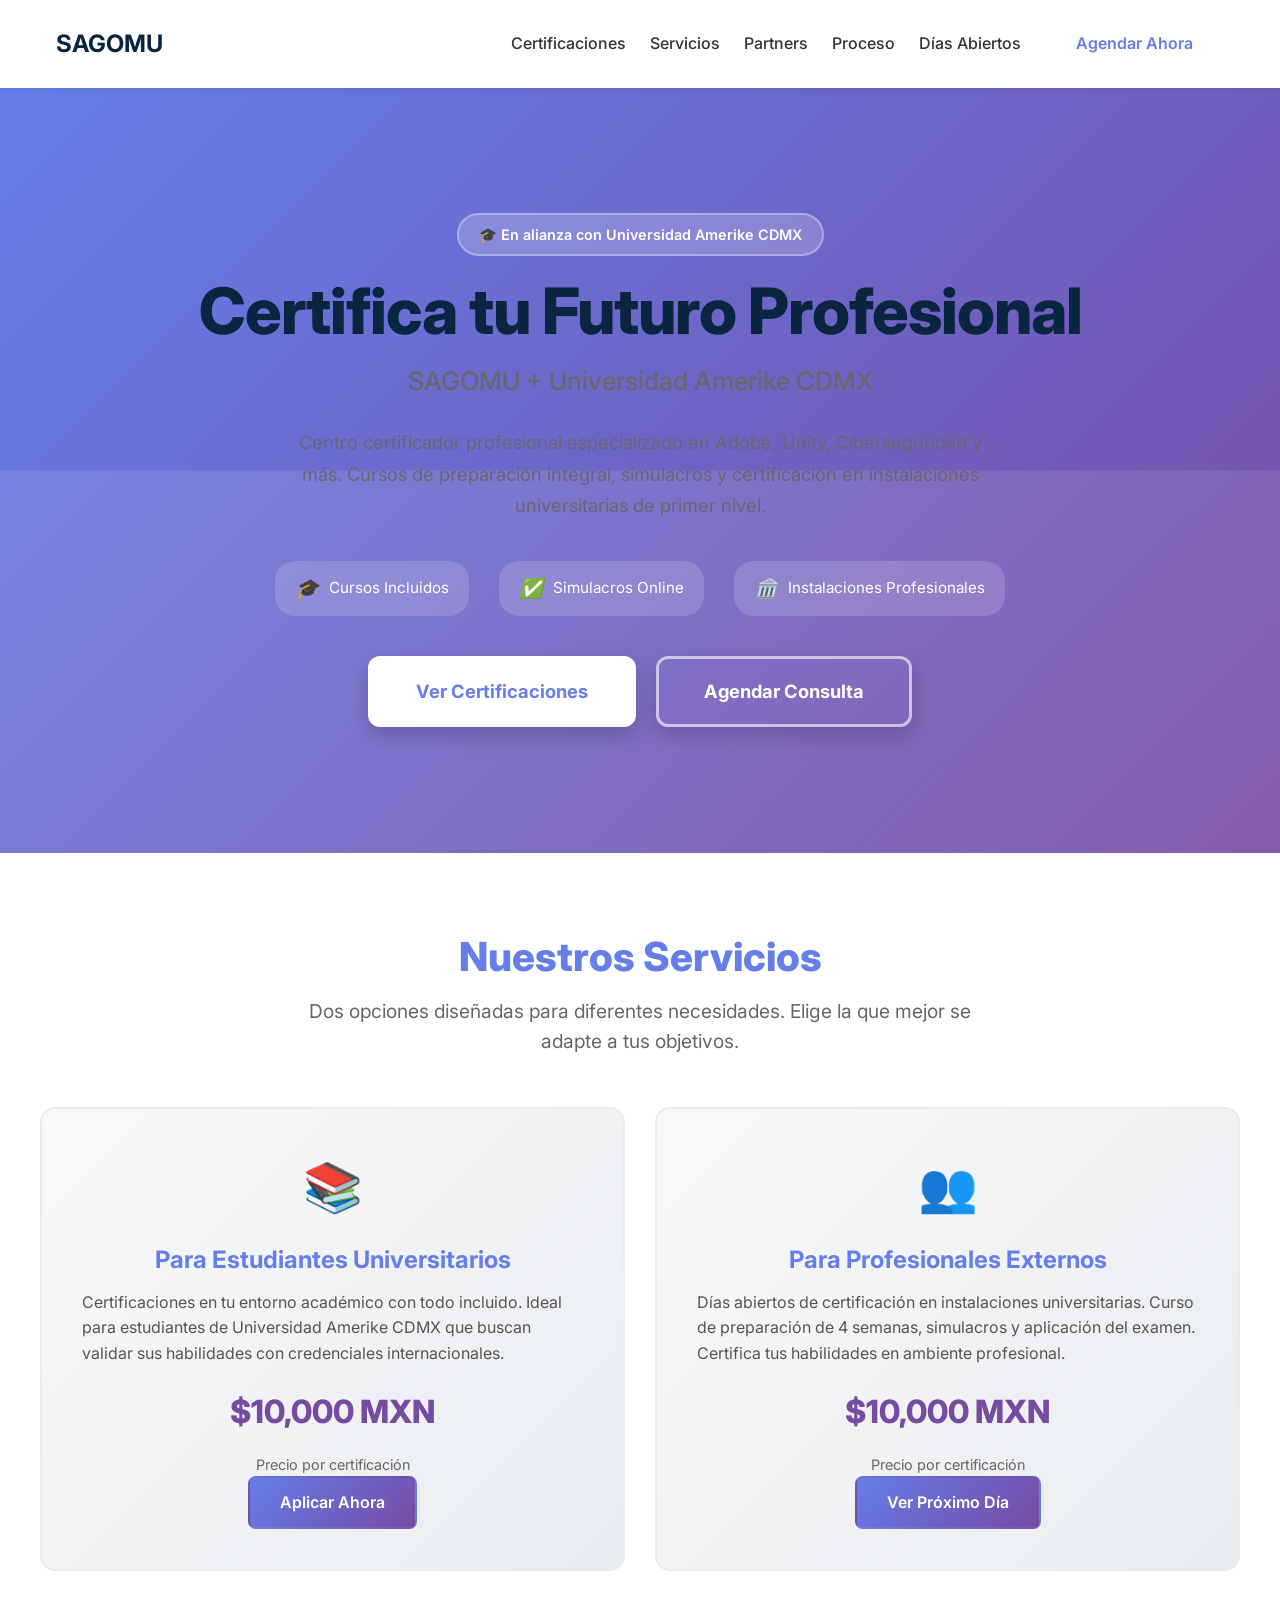
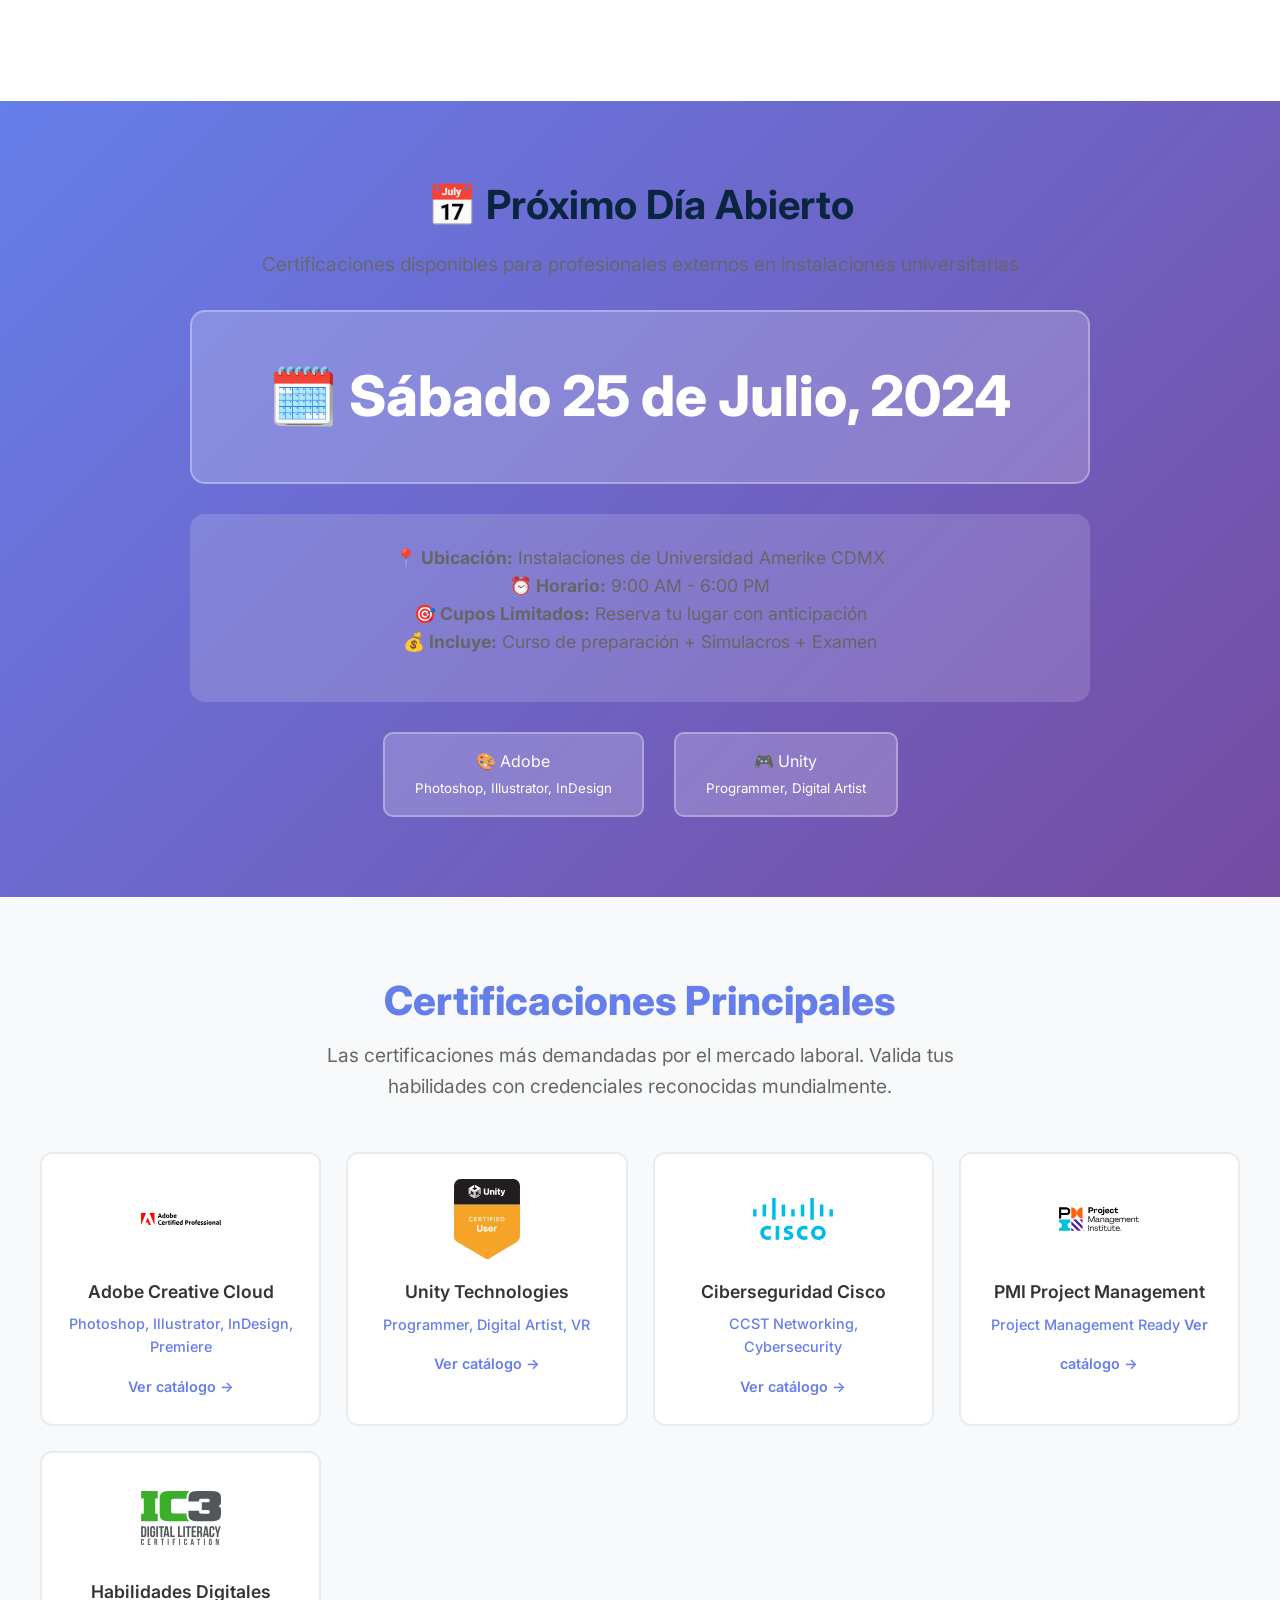
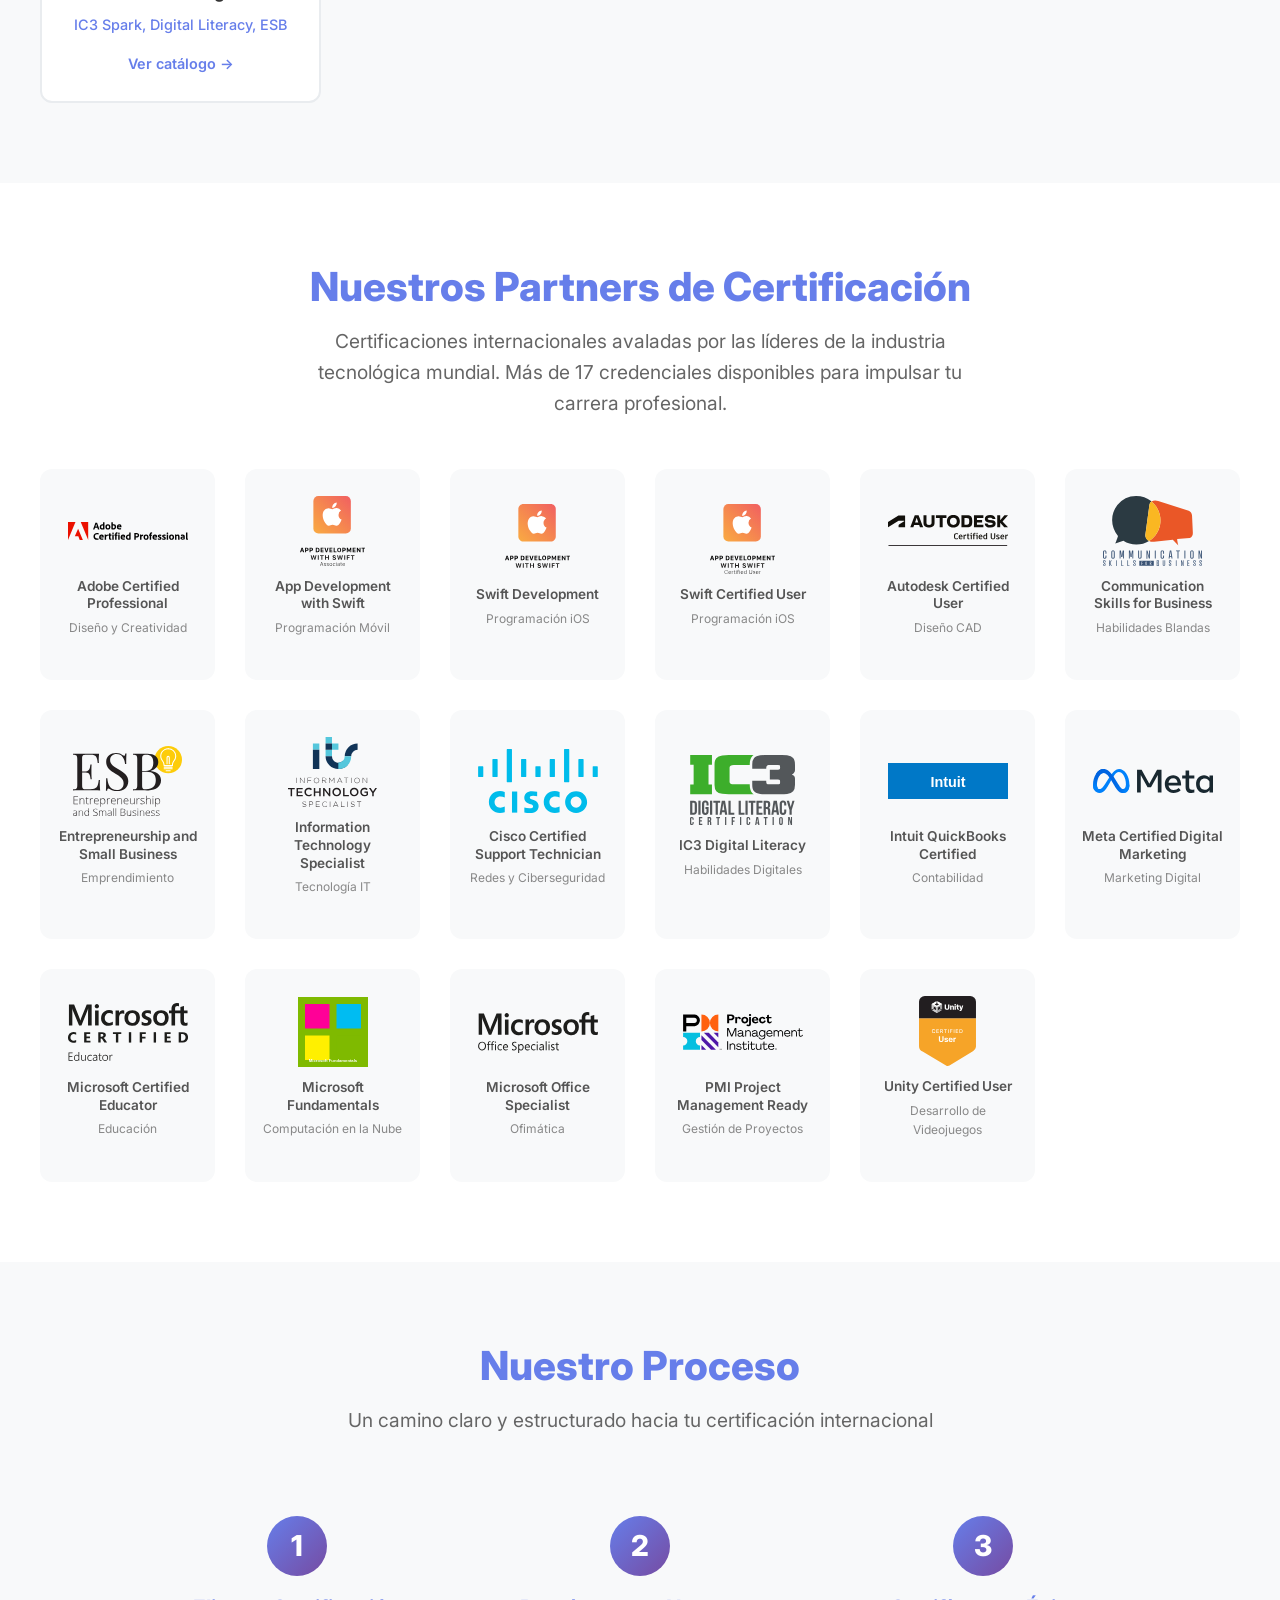
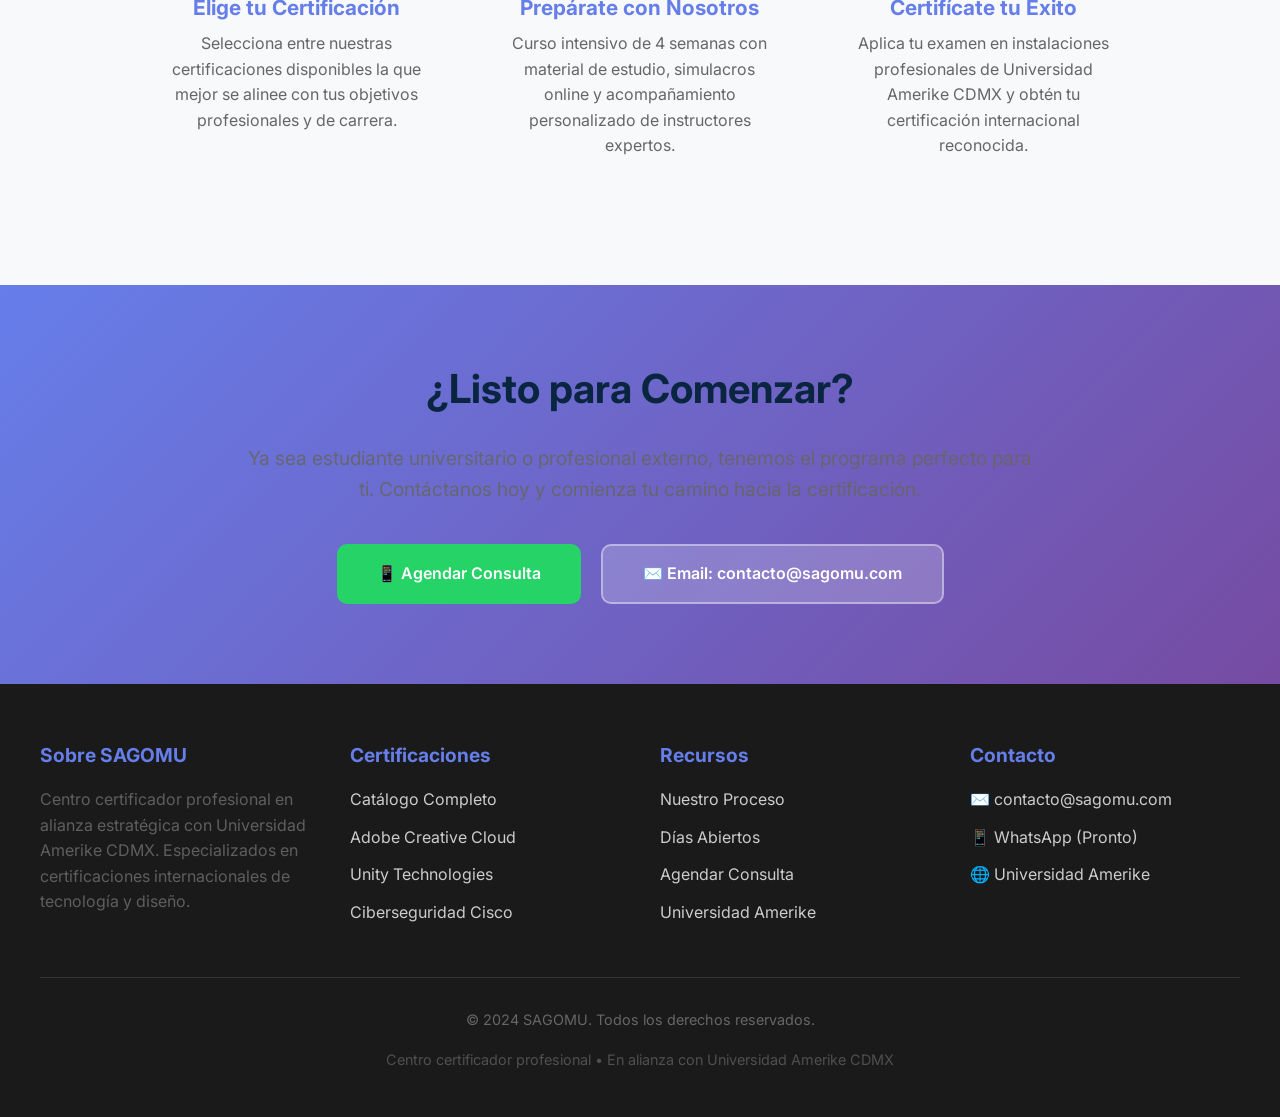
<file: index.html>
<!DOCTYPE html>
<html lang="es">
<head>
    <meta charset="UTF-8">
    <meta name="viewport" content="width=device-width, initial-scale=1.0">
    <meta name="description" content="SAGOMU - Centro Certificador Profesional en alianza con Universidad Amerike CDMX. Certificaciones internacionales en Adobe, Unity, Ciberseguridad y más. Cursos de preparación y días abiertos.">
    <title>SAGOMU | Centro de Certificaciones Profesionales</title>

    <!-- Google Fonts -->
    <link rel="preconnect" href="https://fonts.googleapis.com">
    <link rel="preconnect" href="https://fonts.gstatic.com" crossorigin>
    <link href="https://fonts.googleapis.com/css2?family=Inter:wght@400;500;600;700;800&display=swap" rel="stylesheet">

    <!-- CSS -->
    <link rel="stylesheet" href="css/style.css">
    <style>
        /* Hero Section Mejorado */
        .hero-section {
            background: linear-gradient(135deg, #667eea 0%, #764ba2 100%);
            color: white;
            padding: 100px 20px;
            text-align: center;
            min-height: 85vh;
            display: flex;
            flex-direction: column;
            justify-content: center;
            align-items: center;
            position: relative;
            overflow: hidden;
        }

        .hero-section::before {
            content: '';
            position: absolute;
            top: 0;
            left: 0;
            right: 0;
            bottom: 0;
            background: url('data:image/svg+xml;utf8,<svg xmlns="http://www.w3.org/2000/svg" viewBox="0 0 100 100" preserveAspectRatio="none"><path fill="rgba(255,255,255,0.1)" d="M0 50 L100 50 L100 100 L0 100 Z"></path></svg>');
            animation: heroPattern 20s linear infinite;
        }

        @keyframes heroPattern {
            0% { background-position: 0 0; }
            100% { background-position: 100px 100px; }
        }

        .hero-content {
            max-width: 900px;
            animation: fadeIn 1.2s ease-in;
            position: relative;
            z-index: 1;
        }

        .hero-badge {
            background: rgba(255, 255, 255, 0.2);
            color: white;
            padding: 8px 20px;
            border-radius: 30px;
            font-size: 0.9rem;
            font-weight: 600;
            margin-bottom: 20px;
            display: inline-block;
            border: 2px solid rgba(255, 255, 255, 0.3);
            animation: slideDown 0.8s ease-out;
        }

        @keyframes slideDown {
            from { opacity: 0; transform: translateY(-20px); }
            to { opacity: 1; transform: translateY(0); }
        }

        .hero-title {
            font-size: 4rem;
            font-weight: 800;
            margin-bottom: 15px;
            line-height: 1.1;
            letter-spacing: -1px;
        }

        .hero-subtitle {
            font-size: 1.6rem;
            margin-bottom: 25px;
            opacity: 0.95;
            font-weight: 500;
        }

        .hero-description {
            font-size: 1.15rem;
            margin-bottom: 40px;
            line-height: 1.7;
            opacity: 0.9;
            max-width: 700px;
            margin-left: auto;
            margin-right: auto;
        }

        .hero-features {
            display: flex;
            gap: 30px;
            justify-content: center;
            flex-wrap: wrap;
            margin-bottom: 40px;
        }

        .hero-feature {
            display: flex;
            align-items: center;
            gap: 10px;
            padding: 12px 20px;
            background: rgba(255, 255, 255, 0.15);
            border-radius: 20px;
            font-size: 0.95rem;
            animation: fadeIn 1.4s ease-out;
        }

        @keyframes fadeIn {
            from { opacity: 0; }
            to { opacity: 1; }
        }

        .hero-feature i {
            font-size: 1.2rem;
        }

        /* CTA Buttons */
        .cta-buttons {
            display: flex;
            gap: 20px;
            justify-content: center;
            flex-wrap: wrap;
        }

        .btn-hero {
            padding: 18px 45px;
            font-size: 1.15rem;
            border-radius: 12px;
            text-decoration: none;
            font-weight: 700;
            transition: all 0.4s ease;
            box-shadow: 0 8px 20px rgba(0, 0, 0, 0.2);
        }

        .btn-primary {
            background: white;
            color: #667eea;
            border: 3px solid white;
        }

        .btn-primary:hover {
            background: transparent;
            color: white;
            transform: translateY(-4px);
            box-shadow: 0 12px 25px rgba(0, 0, 0, 0.3);
        }

        .btn-secondary {
            background: transparent;
            color: white;
            border: 3px solid rgba(255, 255, 255, 0.6);
        }

        .btn-secondary:hover {
            background: rgba(255, 255, 255, 0.2);
            color: white;
            transform: translateY(-4px);
        }

        /* Services Section */
        .services-section {
            padding: 80px 20px;
            background: white;
        }

        .services-container {
            max-width: 1200px;
            margin: 0 auto;
        }

        .section-title {
            text-align: center;
            font-size: 2.5rem;
            color: #667eea;
            font-weight: 800;
            margin-bottom: 15px;
        }

        .section-subtitle {
            text-align: center;
            font-size: 1.2rem;
            color: #666;
            margin-bottom: 50px;
            max-width: 700px;
            margin-left: auto;
            margin-right: auto;
        }

        .services-grid {
            display: grid;
            grid-template-columns: repeat(auto-fit, minmax(400px, 1fr));
            gap: 30px;
            margin-bottom: 50px;
        }

        .service-card {
            background: linear-gradient(135deg, #f8f9fa 0%, #e9ecef 100%);
            border-radius: 15px;
            padding: 40px;
            transition: all 0.3s ease;
            border: 2px solid #e9ecef;
        }

        .service-card:hover {
            transform: translateY(-8px);
            box-shadow: 0 15px 30px rgba(102, 126, 234, 0.15);
            border-color: #667eea;
        }

        .service-icon {
            font-size: 3rem;
            margin-bottom: 20px;
            text-align: center;
        }

        .service-title {
            font-size: 1.5rem;
            color: #667eea;
            font-weight: 700;
            margin-bottom: 15px;
            text-align: center;
        }

        .service-description {
            color: #555;
            font-size: 1rem;
            line-height: 1.6;
            margin-bottom: 20px;
        }

        .service-price {
            text-align: center;
            font-size: 2rem;
            font-weight: 800;
            color: #764ba2;
            margin-bottom: 15px;
        }

        .service-price-label {
            text-align: center;
            font-size: 0.9rem;
            color: #666;
            margin-bottom: 0;
        }

        .service-cta {
            text-align: center;
        }

        .service-cta .btn {
            display: inline-block;
            padding: 12px 30px;
            background: linear-gradient(135deg, #667eea, #764ba2);
            color: white;
            text-decoration: none;
            border-radius: 8px;
            font-weight: 600;
            transition: all 0.3s ease;
        }

        .service-cta .btn:hover {
            transform: translateY(-2px);
            box-shadow: 0 8px 15px rgba(102, 126, 234, 0.3);
        }

        /* Open Days Section */
        .open-days-section {
            background: linear-gradient(135deg, #667eea 0%, #764ba2 100%);
            color: white;
            padding: 80px 20px;
            text-align: center;
        }

        .open-days-content {
            max-width: 900px;
            margin: 0 auto;
        }

        .open-days-title {
            font-size: 2.5rem;
            margin-bottom: 20px;
        }

        .open-days-date {
            font-size: 3.5rem;
            font-weight: 800;
            margin: 30px 0;
            padding: 40px;
            background: rgba(255, 255, 255, 0.2);
            border-radius: 15px;
            border: 2px solid rgba(255, 255, 255, 0.3);
        }

        .open-days-info {
            background: rgba(255, 255, 255, 0.15);
            padding: 30px;
            border-radius: 15px;
            margin-bottom: 30px;
        }

        .open-days-certifications {
            display: flex;
            gap: 30px;
            justify-content: center;
            flex-wrap: wrap;
            margin-top: 30px;
        }

        .cert-badge {
            background: rgba(255, 255, 255, 0.2);
            padding: 15px 30px;
            border-radius: 10px;
            border: 2px solid rgba(255, 255, 255, 0.3);
        }

        /* Certifications Highlight Section */
        .certs-highlight {
            padding: 80px 20px;
            background: #f8f9fa;
        }

        .certs-container {
            max-width: 1200px;
            margin: 0 auto;
        }

        .certs-grid {
            display: grid;
            grid-template-columns: repeat(auto-fit, minmax(280px, 1fr));
            gap: 25px;
        }

        .cert-card-mini {
            background: white;
            border-radius: 12px;
            padding: 25px;
            text-align: center;
            transition: all 0.3s ease;
            border: 2px solid #e9ecef;
        }

        .cert-card-mini:hover {
            transform: translateY(-5px);
            box-shadow: 0 10px 20px rgba(0, 0, 0, 0.1);
            border-color: #667eea;
        }

        .cert-logo {
            width: 80px;
            height: 80px;
            margin: 0 auto 15px;
            object-fit: contain;
        }

        .cert-name {
            font-size: 1.1rem;
            color: #333;
            font-weight: 600;
            margin-bottom: 10px;
        }

        .cert-brand {
            font-size: 0.9rem;
            color: #667eea;
            font-weight: 500;
            margin-bottom: 15px;
        }

        .cert-cta {
            color: #667eea;
            text-decoration: none;
            font-weight: 600;
            font-size: 0.9rem;
            transition: color 0.3s ease;
        }

        .cert-cta:hover {
            color: #764ba2;
        }

        /* Partners Logo Section */
        .partners-section {
            padding: 80px 20px;
            background: white;
        }

        .partners-container {
            max-width: 1200px;
            margin: 0 auto;
        }

        .partners-grid {
            display: grid;
            grid-template-columns: repeat(auto-fit, minmax(150px, 1fr));
            gap: 30px;
            margin-top: 50px;
        }

        .partner-logo-item {
            display: flex;
            flex-direction: column;
            align-items: center;
            justify-content: center;
            padding: 25px 15px;
            background: #f8f9fa;
            border-radius: 12px;
            transition: all 0.3s ease;
            border: 2px solid transparent;
            text-align: center;
        }

        .partner-logo-item:hover {
            transform: translateY(-8px);
            box-shadow: 0 12px 24px rgba(102, 126, 234, 0.15);
            border-color: #667eea;
            background: white;
        }

        .partner-logo-img {
            width: 100%;
            max-width: 120px;
            height: 70px;
            object-fit: contain;
            margin-bottom: 12px;
            filter: grayscale(0%);
            transition: all 0.3s ease;
            display: block;
        }

        .partner-logo-item:hover .partner-logo-img {
            transform: scale(1.05);
        }

        .partner-name {
            font-size: 0.85rem;
            color: #555;
            font-weight: 600;
            margin: 0;
            line-height: 1.3;
        }

        .partner-category {
            font-size: 0.75rem;
            color: #888;
            margin-top: 5px;
        }

        /* Process Section */
        .process-section {
            padding: 80px 20px;
            background: #f8f9fa;
        }

        .process-steps {
            max-width: 1000px;
            margin: 0 auto;
            display: grid;
            grid-template-columns: repeat(auto-fit, minmax(300px, 1fr));
            gap: 30px;
        }

        .process-step {
            text-align: center;
            padding: 30px 20px;
        }

        .step-number {
            width: 60px;
            height: 60px;
            background: linear-gradient(135deg, #667eea, #764ba2);
            border-radius: 50%;
            display: flex;
            align-items: center;
            justify-content: center;
            font-size: 1.8rem;
            font-weight: 800;
            color: white;
            margin: 0 auto 20px;
        }

        .step-title {
            font-size: 1.3rem;
            color: #667eea;
            font-weight: 700;
            margin-bottom: 10px;
        }

        .step-description {
            color: #666;
            font-size: 1rem;
            line-height: 1.6;
        }

        /* Contact Section */
        .contact-section {
            background: linear-gradient(135deg, #667eea 0%, #764ba2 100%);
            color: white;
            padding: 80px 20px;
            text-align: center;
        }

        .contact-content {
            max-width: 800px;
            margin: 0 auto;
        }

        .contact-title {
            font-size: 2.5rem;
            margin-bottom: 30px;
        }

        .contact-description {
            font-size: 1.2rem;
            margin-bottom: 40px;
            opacity: 0.9;
        }

        .contact-buttons {
            display: flex;
            gap: 20px;
            justify-content: center;
            flex-wrap: wrap;
        }

        .contact-btn {
            padding: 15px 40px;
            border-radius: 10px;
            text-decoration: none;
            font-weight: 600;
            transition: all 0.3s ease;
            display: inline-flex;
            align-items: center;
            gap: 10px;
        }

        .contact-btn.whatsapp {
            background: #25D366;
            color: white;
        }

        .contact-btn.email {
            background: rgba(255, 255, 255, 0.2);
            color: white;
            border: 2px solid rgba(255, 255, 255, 0.4);
        }

        .contact-btn:hover {
            transform: translateY(-3px);
        }

        /* Footer */
        .main-footer {
            background: #1a1a1a;
            color: white;
            padding: 60px 20px 30px;
        }

        .footer-content {
            max-width: 1200px;
            margin: 0 auto;
        }

        .footer-grid {
            display: grid;
            grid-template-columns: repeat(auto-fit, minmax(250px, 1fr));
            gap: 40px;
            margin-bottom: 40px;
        }

        .footer-section h4 {
            color: #667eea;
            margin-bottom: 20px;
            font-size: 1.2rem;
        }

        .footer-links {
            list-style: none;
            padding: 0;
        }

        .footer-links li {
            margin-bottom: 12px;
        }

        .footer-links a {
            color: #ccc;
            text-decoration: none;
            transition: color 0.3s ease;
        }

        .footer-links a:hover {
            color: white;
        }

        .footer-bottom {
            text-align: center;
            padding-top: 30px;
            border-top: 1px solid #333;
            color: #888;
        }

        /* Responsive */
        @media (max-width: 768px) {
            .hero-title {
                font-size: 2.5rem;
            }

            .hero-subtitle {
                font-size: 1.2rem;
            }

            .hero-description {
                font-size: 1rem;
            }

            .hero-features {
                flex-direction: column;
                align-items: center;
            }

            .section-title {
                font-size: 2rem;
            }

            .services-grid {
                grid-template-columns: 1fr;
            }

            .certs-grid {
                grid-template-columns: 1fr;
            }

            .process-steps {
                grid-template-columns: 1fr;
            }

            .contact-buttons {
                flex-direction: column;
                align-items: center;
            }

            .contact-btn {
                width: 100%;
                max-width: 300px;
            }

            .open-days-certifications {
                flex-direction: column;
                align-items: center;
            }

            .cert-badge {
                width: 100%;
            }

            .partners-grid {
                grid-template-columns: repeat(2, 1fr);
                gap: 15px;
            }

            .partner-logo-item {
                padding: 15px 10px;
            }

            .partner-logo-img {
                height: 60px;
            }

            .partner-name {
                font-size: 0.75rem;
            }

            .partner-category {
                font-size: 0.7rem;
            }
        }
    </style>
</head>
<body>
    <!-- Header de navegación -->
    <header class="header">
        <div class="header-container">
            <div class="header-logo">
                SAGOMU
            </div>
            <div class="header-nav">
                <ul class="nav-links">
                    <li><a href="certificaciones.html" class="active">Certificaciones</a></li>
                    <li><a href="#servicios">Servicios</a></li>
                    <li><a href="#partners">Partners</a></li>
                    <li><a href="#proceso">Proceso</a></li>
                    <li><a href="#dias-abiertos">Días Abiertos</a></li>
                </ul>
                <a href="#contacto" class="btn btn-primary">Agendar Ahora</a>
                <div class="hamburger" id="hamburger">
                    <span></span>
                    <span></span>
                    <span></span>
                </div>
            </div>
        </div>
    </header>

    <!-- Hero Section -->
    <section class="hero-section">
        <div class="hero-content">
            <div class="hero-badge">🎓 En alianza con Universidad Amerike CDMX</div>
            <h1 class="hero-title">Certifica tu Futuro Profesional</h1>
            <p class="hero-subtitle">SAGOMU + Universidad Amerike CDMX</p>
            <p class="hero-description">
                Centro certificador profesional especializado en Adobe, Unity, Ciberseguridad y más.
                Cursos de preparación integral, simulacros y certificación en instalaciones universitarias de primer nivel.
            </p>

            <div class="hero-features">
                <div class="hero-feature">
                    <i>🎓</i>
                    <span>Cursos Incluidos</span>
                </div>
                <div class="hero-feature">
                    <i>✅</i>
                    <span>Simulacros Online</span>
                </div>
                <div class="hero-feature">
                    <i>🏛️</i>
                    <span>Instalaciones Profesionales</span>
                </div>
            </div>

            <div class="cta-buttons">
                <a href="certificaciones.html" class="btn-hero btn-primary">Ver Certificaciones</a>
                <a href="#contacto" class="btn-hero btn-secondary">Agendar Consulta</a>
            </div>
        </div>
    </section>

    <!-- Services Section -->
    <section class="services-section" id="servicios">
        <div class="services-container">
            <h2 class="section-title">Nuestros Servicios</h2>
            <p class="section-subtitle">
                Dos opciones diseñadas para diferentes necesidades. Elige la que mejor se adapte a tus objetivos.
            </p>

            <div class="services-grid">
                <!-- Servicio 1: Estudiantes -->
                <div class="service-card">
                    <div class="service-icon">📚</div>
                    <h3 class="service-title">Para Estudiantes Universitarios</h3>
                    <p class="service-description">
                        Certificaciones en tu entorno académico con todo incluido. Ideal para estudiantes de
                        Universidad Amerike CDMX que buscan validar sus habilidades con credenciales internacionales.
                    </p>
                    <p class="service-price">$10,000 MXN</p>
                    <p class="service-price-label">Precio por certificación</p>
                    <div class="service-cta">
                        <a href="agendar.html?tipo=universidad" class="btn">Aplicar Ahora</a>
                    </div>
                </div>

                <!-- Servicio 2: Profesionales -->
                <div class="service-card">
                    <div class="service-icon">👥</div>
                    <h3 class="service-title">Para Profesionales Externos</h3>
                    <p class="service-description">
                        Días abiertos de certificación en instalaciones universitarias. Curso de preparación de 4 semanas,
                        simulacros y aplicación del examen. Certifica tus habilidades en ambiente profesional.
                    </p>
                    <p class="service-price">$10,000 MXN</p>
                    <p class="service-price-label">Precio por certificación</p>
                    <div class="service-cta">
                        <a href="#dias-abiertos" class="btn">Ver Próximo Día</a>
                    </div>
                </div>
            </div>
        </div>
    </section>

    <!-- Open Days Section -->
    <section class="open-days-section" id="dias-abiertos">
        <div class="open-days-content">
            <h2 class="open-days-title">📅 Próximo Día Abierto</h2>
            <p style="font-size: 1.2rem; margin-bottom: 30px; opacity: 0.9;">
                Certificaciones disponibles para profesionales externos en instalaciones universitarias
            </p>

            <div class="open-days-date">
                🗓️ Sábado 25 de Julio, 2024
            </div>

            <div class="open-days-info">
                <p style="font-size: 1.1rem; line-height: 1.6;">
                    <strong>📍 Ubicación:</strong> Instalaciones de Universidad Amerike CDMX<br>
                    <strong>⏰ Horario:</strong> 9:00 AM - 6:00 PM<br>
                    <strong>🎯 Cupos Limitados:</strong> Reserva tu lugar con anticipación<br>
                    <strong>💰 Incluye:</strong> Curso de preparación + Simulacros + Examen
                </p>
            </div>

            <div class="open-days-certifications">
                <div class="cert-badge">
                    <div>🎨 Adobe</div>
                    <small>Photoshop, Illustrator, InDesign</small>
                </div>
                <div class="cert-badge">
                    <div>🎮 Unity</div>
                    <small>Programmer, Digital Artist</small>
                </div>
            </div>
        </div>
    </section>

    <!-- Certifications Highlight Section -->
    <section class="certs-highlight" id="certificaciones">
        <div class="certs-container">
            <h2 class="section-title">Certificaciones Principales</h2>
            <p class="section-subtitle">
                Las certificaciones más demandadas por el mercado laboral. Valida tus habilidades con credenciales reconocidas mundialmente.
            </p>

            <div class="certs-grid">
                <!-- Adobe -->
                <div class="cert-card-mini">
                    <img src="assets/logos/Adobe_Certified_Professional_badge.svg" alt="Adobe" class="cert-logo">
                    <h4 class="cert-name">Adobe Creative Cloud</h4>
                    <p class="cert-brand">Photoshop, Illustrator, InDesign, Premiere</p>
                    <a href="certificaciones.html?categoria=diseno-creatividad" class="cert-cta">Ver catálogo →</a>
                </div>

                <!-- Unity -->
                <div class="cert-card-mini">
                    <img src="assets/logos/unity.svg" alt="Unity" class="cert-logo">
                    <h4 class="cert-name">Unity Technologies</h4>
                    <p class="cert-brand">Programmer, Digital Artist, VR</p>
                    <a href="certificaciones.html?categoria=tecnologias-informacion" class="cert-cta">Ver catálogo →</a>
                </div>

                <!-- Ciberseguridad -->
                <div class="cert-card-mini">
                    <img src="assets/logos/cisco.svg" alt="Cisco" class="cert-logo">
                    <h4 class="cert-name">Ciberseguridad Cisco</h4>
                    <p class="cert-brand">CCST Networking, Cybersecurity</p>
                    <a href="certificaciones.html?categoria=tecnologias-informacion" class="cert-cta">Ver catálogo →</a>
                </div>

                <!-- PMI -->
                <div class="cert-card-mini">
                    <img src="assets/logos/pmi.svg" alt="PMI" class="cert-logo">
                    <h4 class="cert-name">PMI Project Management</h4>
                    <p class="cert-brand">Project Management Ready</p>
                    <a href="certificaciones.html?categoria=negocios-habilidades-blandas" class="cert-cta">Ver catálogo →</a>
                </div>

                <!-- Habilidades -->
                <div class="cert-card-mini">
                    <img src="assets/logos/ic3.svg" alt="IC3" class="cert-logo">
                    <h4 class="cert-name">Habilidades Digitales</h4>
                    <p class="cert-brand">IC3 Spark, Digital Literacy, ESB</p>
                    <a href="certificaciones.html?categoria=habilidades-digitales" class="cert-cta">Ver catálogo →</a>
                </div>
            </div>
        </div>
    </section>

    <!-- Partners Logo Section -->
    <section class="partners-section" id="partners">
        <div class="partners-container">
            <h2 class="section-title">Nuestros Partners de Certificación</h2>
            <p class="section-subtitle">
                Certificaciones internacionales avaladas por las líderes de la industria tecnológica mundial.
                Más de 17 credenciales disponibles para impulsar tu carrera profesional.
            </p>

            <div class="partners-grid">
                <!-- Adobe -->
                <div class="partner-logo-item">
                    <img src="assets/logos/Adobe_Certified_Professional_badge.svg" alt="Adobe Certified Professional" class="partner-logo-img">
                    <h4 class="partner-name">Adobe Certified Professional</h4>
                    <p class="partner-category">Diseño y Creatividad</p>
                </div>

                <!-- Apple Swift -->
                <div class="partner-logo-item">
                    <img src="assets/logos/App_Development_Swift_Associate_Badge.svg" alt="App Development with Swift" class="partner-logo-img">
                    <h4 class="partner-name">App Development with Swift</h4>
                    <p class="partner-category">Programación Móvil</p>
                </div>

                <!-- Apple Swift -->
                <div class="partner-logo-item">
                    <img src="assets/logos/App_Development_Swift_Badge.svg" alt="Swift Development" class="partner-logo-img">
                    <h4 class="partner-name">Swift Development</h4>
                    <p class="partner-category">Programación iOS</p>
                </div>

                <!-- Apple Swift CU -->
                <div class="partner-logo-item">
                    <img src="assets/logos/App_Development_Swift_CU_Badge.svg" alt="Swift Certified User" class="partner-logo-img">
                    <h4 class="partner-name">Swift Certified User</h4>
                    <p class="partner-category">Programación iOS</p>
                </div>

                <!-- Autodesk -->
                <div class="partner-logo-item">
                    <img src="assets/logos/Autodesk_certified User_logo.svg" alt="Autodesk Certified User" class="partner-logo-img">
                    <h4 class="partner-name">Autodesk Certified User</h4>
                    <p class="partner-category">Diseño CAD</p>
                </div>

                <!-- Communication Skills -->
                <div class="partner-logo-item">
                    <img src="assets/logos/Communication_Skills_for_Business_badge.svg" alt="Communication Skills for Business" class="partner-logo-img">
                    <h4 class="partner-name">Communication Skills for Business</h4>
                    <p class="partner-category">Habilidades Blandas</p>
                </div>

                <!-- Entrepreneurship -->
                <div class="partner-logo-item">
                    <img src="assets/logos/Entrepreneurship_and_Small_Business_badge.svg" alt="Entrepreneurship and Small Business" class="partner-logo-img">
                    <h4 class="partner-name">Entrepreneurship and Small Business</h4>
                    <p class="partner-category">Emprendimiento</p>
                </div>

                <!-- ITS -->
                <div class="partner-logo-item">
                    <img src="assets/logos/Information_Technology_Specialist_badge.svg" alt="Information Technology Specialist" class="partner-logo-img">
                    <h4 class="partner-name">Information Technology Specialist</h4>
                    <p class="partner-category">Tecnología IT</p>
                </div>

                <!-- Cisco -->
                <div class="partner-logo-item">
                    <img src="assets/logos/cisco.svg" alt="Cisco" class="partner-logo-img">
                    <h4 class="partner-name">Cisco Certified Support Technician</h4>
                    <p class="partner-category">Redes y Ciberseguridad</p>
                </div>

                <!-- IC3 -->
                <div class="partner-logo-item">
                    <img src="assets/logos/ic3.svg" alt="IC3 Digital Literacy" class="partner-logo-img">
                    <h4 class="partner-name">IC3 Digital Literacy</h4>
                    <p class="partner-category">Habilidades Digitales</p>
                </div>

                <!-- Intuit -->
                <div class="partner-logo-item">
                    <img src="assets/logos/intuit.svg" alt="Intuit QuickBooks" class="partner-logo-img">
                    <h4 class="partner-name">Intuit QuickBooks Certified</h4>
                    <p class="partner-category">Contabilidad</p>
                </div>

                <!-- Meta -->
                <div class="partner-logo-item">
                    <img src="assets/logos/meta.svg" alt="Meta" class="partner-logo-img">
                    <h4 class="partner-name">Meta Certified Digital Marketing</h4>
                    <p class="partner-category">Marketing Digital</p>
                </div>

                <!-- Microsoft Educator -->
                <div class="partner-logo-item">
                    <img src="assets/logos/microsoft_certified_educator_badge.svg" alt="Microsoft Certified Educator" class="partner-logo-img">
                    <h4 class="partner-name">Microsoft Certified Educator</h4>
                    <p class="partner-category">Educación</p>
                </div>

                <!-- Microsoft Fundamentals -->
                <div class="partner-logo-item">
                    <img src="assets/logos/microsoft_fundamentals_badge.svg" alt="Microsoft Fundamentals" class="partner-logo-img">
                    <h4 class="partner-name">Microsoft Fundamentals</h4>
                    <p class="partner-category">Computación en la Nube</p>
                </div>

                <!-- Microsoft MOS -->
                <div class="partner-logo-item">
                    <img src="assets/logos/microsoft_office_specialist_badge.svg" alt="Microsoft Office Specialist" class="partner-logo-img">
                    <h4 class="partner-name">Microsoft Office Specialist</h4>
                    <p class="partner-category">Ofimática</p>
                </div>

                <!-- PMI -->
                <div class="partner-logo-item">
                    <img src="assets/logos/pmi.svg" alt="PMI" class="partner-logo-img">
                    <h4 class="partner-name">PMI Project Management Ready</h4>
                    <p class="partner-category">Gestión de Proyectos</p>
                </div>

                <!-- Unity -->
                <div class="partner-logo-item">
                    <img src="assets/logos/unity.svg" alt="Unity" class="partner-logo-img">
                    <h4 class="partner-name">Unity Certified User</h4>
                    <p class="partner-category">Desarrollo de Videojuegos</p>
                </div>
            </div>
        </div>
    </section>

    <!-- Process Section -->
    <section class="process-section" id="proceso">
        <div class="services-container">
            <h2 class="section-title">Nuestro Proceso</h2>
            <p class="section-subtitle">
                Un camino claro y estructurado hacia tu certificación internacional
            </p>

            <div class="process-steps">
                <div class="process-step">
                    <div class="step-number">1</div>
                    <h3 class="step-title">Elige tu Certificación</h3>
                    <p class="step-description">
                        Selecciona entre nuestras certificaciones disponibles la que mejor se alinee con tus objetivos profesionales y de carrera.
                    </p>
                </div>

                <div class="process-step">
                    <div class="step-number">2</div>
                    <h3 class="step-title">Prepárate con Nosotros</h3>
                    <p class="step-description">
                        Curso intensivo de 4 semanas con material de estudio, simulacros online y acompañamiento personalizado de instructores expertos.
                    </p>
                </div>

                <div class="process-step">
                    <div class="step-number">3</div>
                    <h3 class="step-title">Certifícate tu Éxito</h3>
                    <p class="step-description">
                        Aplica tu examen en instalaciones profesionales de Universidad Amerike CDMX y obtén tu certificación internacional reconocida.
                    </p>
                </div>
            </div>
        </div>
    </section>

    <!-- Contact Section -->
    <section class="contact-section" id="contacto">
        <div class="contact-content">
            <h2 class="contact-title">¿Listo para Comenzar?</h2>
            <p class="contact-description">
                Ya sea estudiante universitario o profesional externo, tenemos el programa perfecto para ti.
                Contáctanos hoy y comienza tu camino hacia la certificación.
            </p>

            <div class="contact-buttons">
                <a href="agendar.html" class="contact-btn whatsapp">
                    📱 Agendar Consulta
                </a>
                <a href="mailto:contacto@sagomu.com" class="contact-btn email">
                    ✉️ Email: contacto@sagomu.com
                </a>
            </div>
        </div>
    </section>

    <!-- Footer -->
    <footer class="main-footer">
        <div class="footer-content">
            <div class="footer-grid">
                <div class="footer-section">
                    <h4>Sobre SAGOMU</h4>
                    <p style="opacity: 0.9;">
                        Centro certificador profesional en alianza estratégica con Universidad Amerike CDMX.
                        Especializados en certificaciones internacionales de tecnología y diseño.
                    </p>
                </div>

                <div class="footer-section">
                    <h4>Certificaciones</h4>
                    <ul class="footer-links">
                        <li><a href="certificaciones.html">Catálogo Completo</a></li>
                        <li><a href="certificaciones.html?categoria=diseno-creatividad">Adobe Creative Cloud</a></li>
                        <li><a href="certificaciones.html?categoria=tecnologias-informacion">Unity Technologies</a></li>
                        <li><a href="certificaciones.html?categoria=tecnologias-informacion">Ciberseguridad Cisco</a></li>
                    </ul>
                </div>

                <div class="footer-section">
                    <h4>Recursos</h4>
                    <ul class="footer-links">
                        <li><a href="#proceso">Nuestro Proceso</a></li>
                        <li><a href="#dias-abiertos">Días Abiertos</a></li>
                        <li><a href="agendar.html">Agendar Consulta</a></li>
                        <li><a href="https://universidadamerike.edu.mx/" target="_blank">Universidad Amerike</a></li>
                    </ul>
                </div>

                <div class="footer-section">
                    <h4>Contacto</h4>
                    <ul class="footer-links">
                        <li><a href="mailto:contacto@sagomu.com">✉️ contacto@sagomu.com</a></li>
                        <li><a href="https://wa.me/521234567890" target="_blank">📱 WhatsApp (Pronto)</a></li>
                        <li><a href="https://universidadamerike.edu.mx/" target="_blank">🌐 Universidad Amerike</a></li>
                    </ul>
                </div>
            </div>

            <div class="footer-bottom">
                <p>© 2024 SAGOMU. Todos los derechos reservados.</p>
                <p style="opacity: 0.7; margin-top: 10px;">
                    Centro certificador profesional • En alianza con Universidad Amerike CDMX
                </p>
            </div>
        </div>
    </footer>

    <!-- JavaScript -->
    <script src="js/main.js"></script>
</body>
</html>
</file>
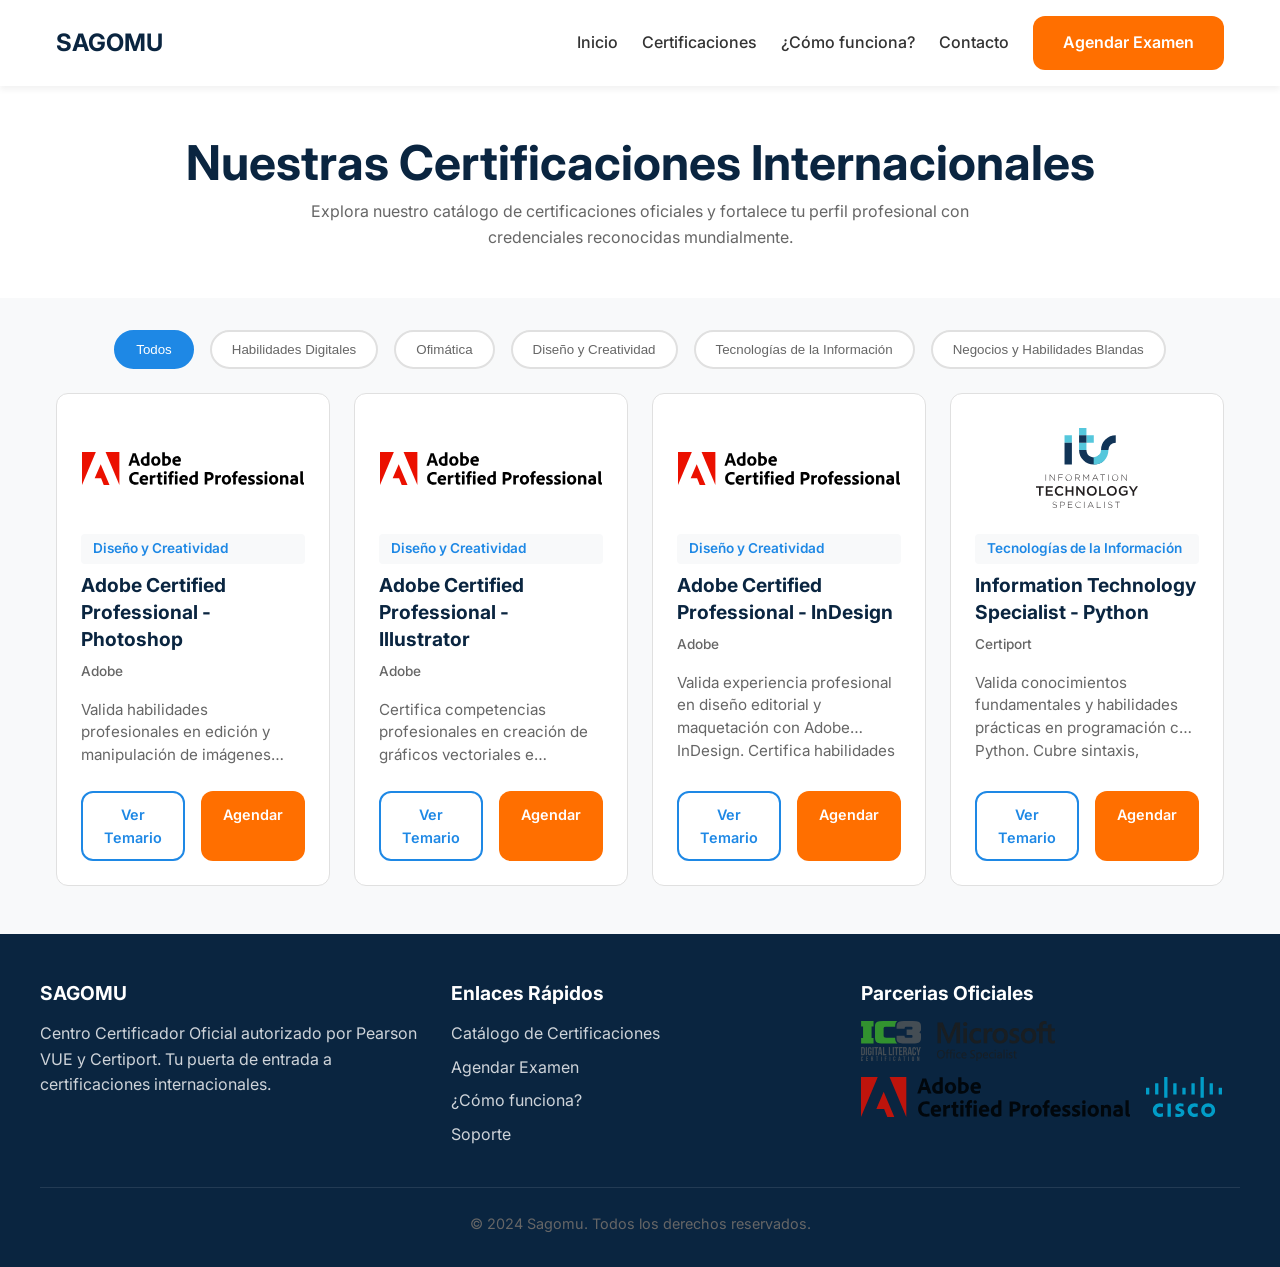
<file: certificaciones.html>
<!DOCTYPE html>
<html lang="es">
<head>
    <meta charset="UTF-8">
    <meta name="viewport" content="width=device-width, initial-scale=1.0">
    <meta name="description" content="Catálogo completo de certificaciones internacionales disponibles en Sagomu. Microsoft, Adobe, Cisco, Autodesk y más.">
    <title>Nuestras Certificaciones | Sagomu</title>

    <!-- Google Fonts -->
    <link rel="preconnect" href="https://fonts.googleapis.com">
    <link rel="preconnect" href="https://fonts.gstatic.com" crossorigin>
    <link href="https://fonts.googleapis.com/css2?family=Inter:wght@400;500;600;700&display=swap" rel="stylesheet">

    <!-- CSS -->
    <link rel="stylesheet" href="css/style.css">
</head>
<body>
    <!-- HEADER -->
    <header class="header">
        <div class="header-container">
            <div class="header-logo">
                SAGOMU
            </div>
            <div class="header-nav">
                <ul class="nav-links" id="navLinks">
                    <li><a href="index.html">Inicio</a></li>
                    <li><a href="certificaciones.html">Certificaciones</a></li>
                    <li><a href="index.html#como-funciona">¿Cómo funciona?</a></li>
                    <li><a href="index.html#contacto">Contacto</a></li>
                </ul>
                <a href="#agendar" class="btn btn-primary">Agendar Examen</a>
                <div class="hamburger" id="hamburger">
                    <span></span>
                    <span></span>
                    <span></span>
                </div>
            </div>
        </div>
    </header>

    <!-- PAGE HEADER -->
    <section class="page-header">
        <h1>Nuestras Certificaciones Internacionales</h1>
        <p>Explora nuestro catálogo de certificaciones oficiales y fortalece tu perfil profesional con credenciales reconocidas mundialmente.</p>
    </section>

    <!-- FILTROS -->
    <section class="filters" id="filtros">
        <button class="filter-btn active" data-filter="todos">Todos</button>
        <button class="filter-btn" data-filter="habilidades-digitales">Habilidades Digitales</button>
        <button class="filter-btn" data-filter="ofimatica">Ofimática</button>
        <button class="filter-btn" data-filter="diseno-creatividad">Diseño y Creatividad</button>
        <button class="filter-btn" data-filter="tecnologias-informacion">Tecnologías de la Información</button>
        <button class="filter-btn" data-filter="negocios-habilidades-blandas">Negocios y Habilidades Blandas</button>
    </section>

    <!-- CATÁLOGO DE CERTIFICACIONES -->
    <section class="catalogo-container">
        <div id="catalogo-container" class="catalogo-grid">
            <!-- Las tarjetas se cargarán dinámicamente aquí -->
        </div>
        <div id="error-message" class="error-message hidden">
            <p>No se pudieron cargar las certificaciones. Intente más tarde.</p>
        </div>
    </section>

    <!-- FOOTER -->
    <footer class="footer">
        <div class="footer-container">
            <div class="footer-grid">
                <!-- Columna 1: Logo y descripción -->
                <div class="footer-column">
                    <h3>SAGOMU</h3>
                    <p>Centro Certificador Oficial autorizado por Pearson VUE y Certiport. Tu puerta de entrada a certificaciones internacionales.</p>
                </div>

                <!-- Columna 2: Enlaces rápidos -->
                <div class="footer-column">
                    <h3>Enlaces Rápidos</h3>
                    <ul class="footer-links">
                        <li><a href="certificaciones.html">Catálogo de Certificaciones</a></li>
                        <li><a href="#agendar">Agendar Examen</a></li>
                        <li><a href="index.html#como-funciona">¿Cómo funciona?</a></li>
                        <li><a href="index.html#soporte">Soporte</a></li>
                    </ul>
                </div>

                <!-- Columna 3: Logos oficiales -->
                <div class="footer-column">
                    <h3>Parcerias Oficiales</h3>
                    <div class="footer-logos">
                        <img src="assets/logos/ic3.svg" alt="Certiport" title="Certiport">
                        <img src="assets/logos/microsoft_office_specialist_badge.svg" alt="Microsoft" title="Microsoft">
                        <img src="assets/logos/Adobe_Certified_Professional_badge.svg" alt="Adobe" title="Adobe">
                        <img src="assets/logos/cisco.svg" alt="Cisco" title="Cisco">
                    </div>
                </div>
            </div>

            <div class="footer-bottom">
                <p>&copy; 2024 Sagomu. Todos los derechos reservados.</p>
            </div>
        </div>
    </footer>

    <!-- JavaScript -->
    <script src="js/main.js"></script>
    <script src="js/catalogo-simple.js"></script></body>
</html>
</file>
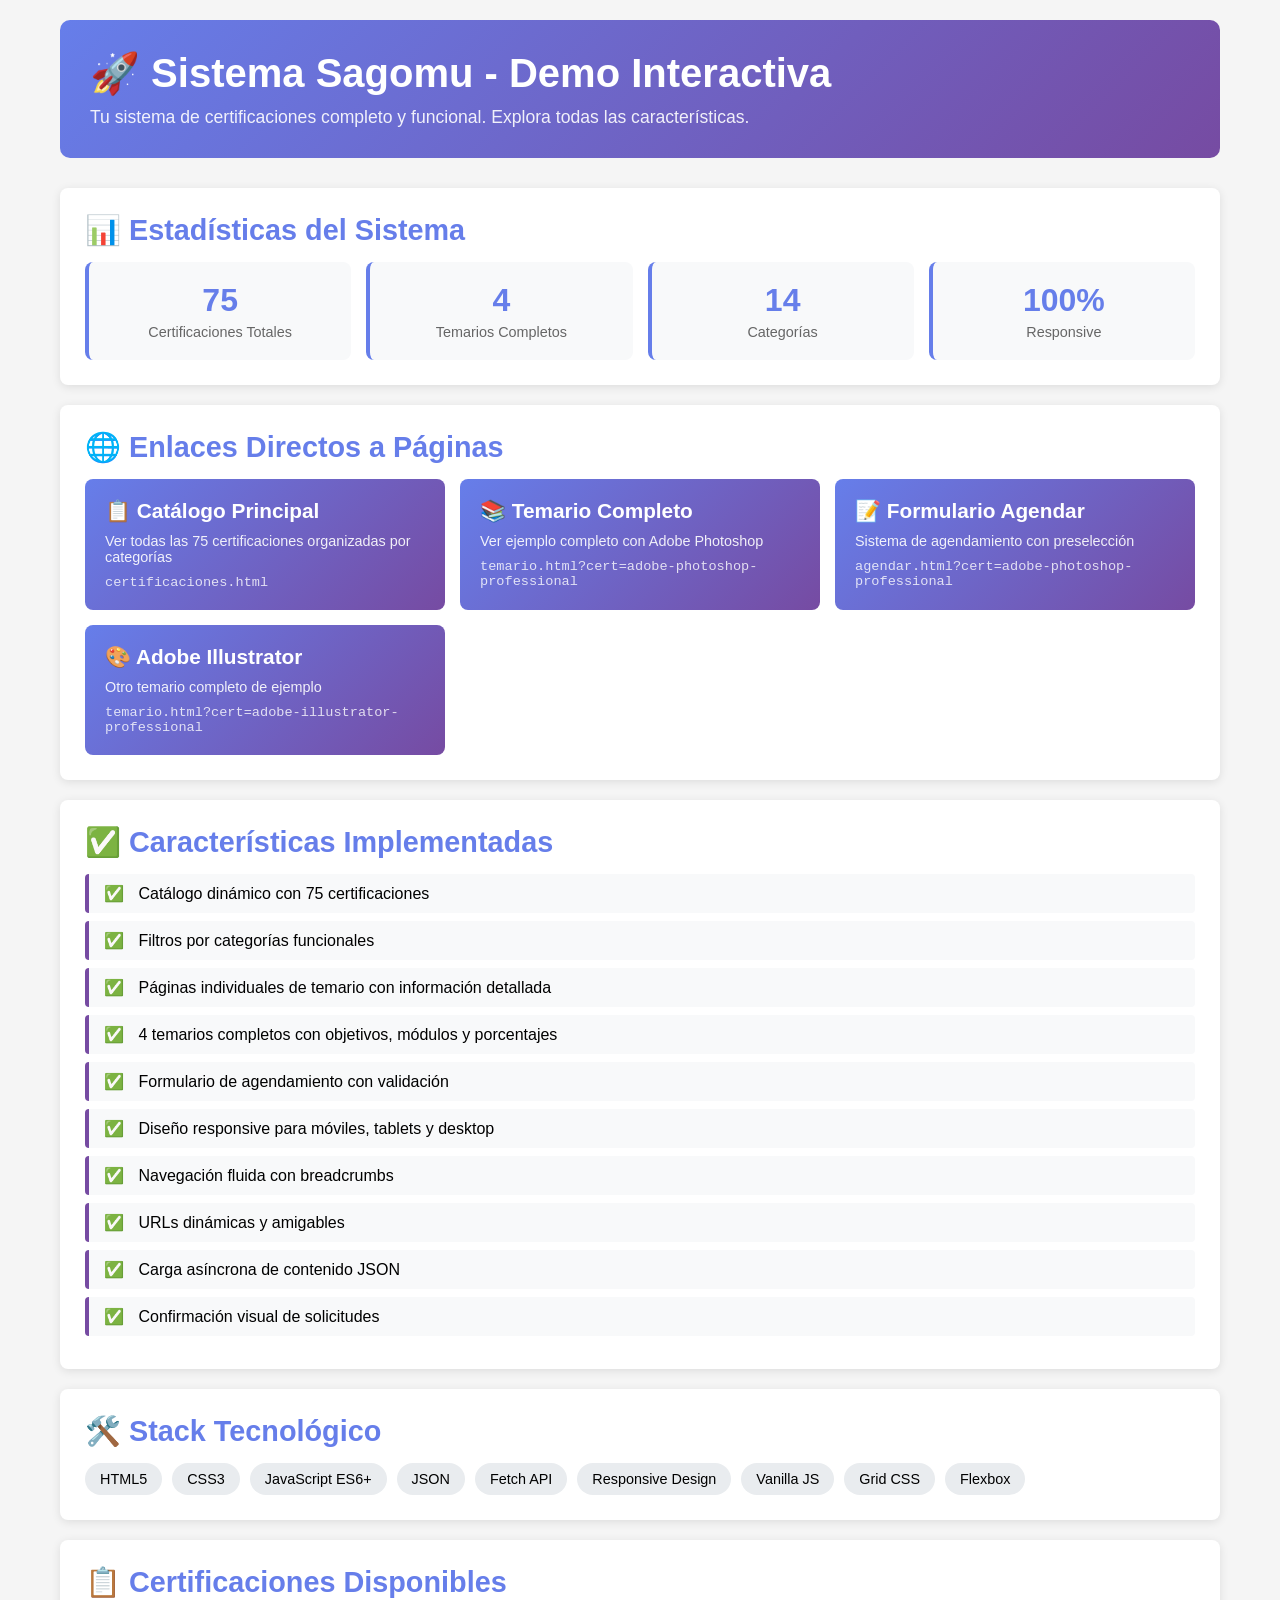
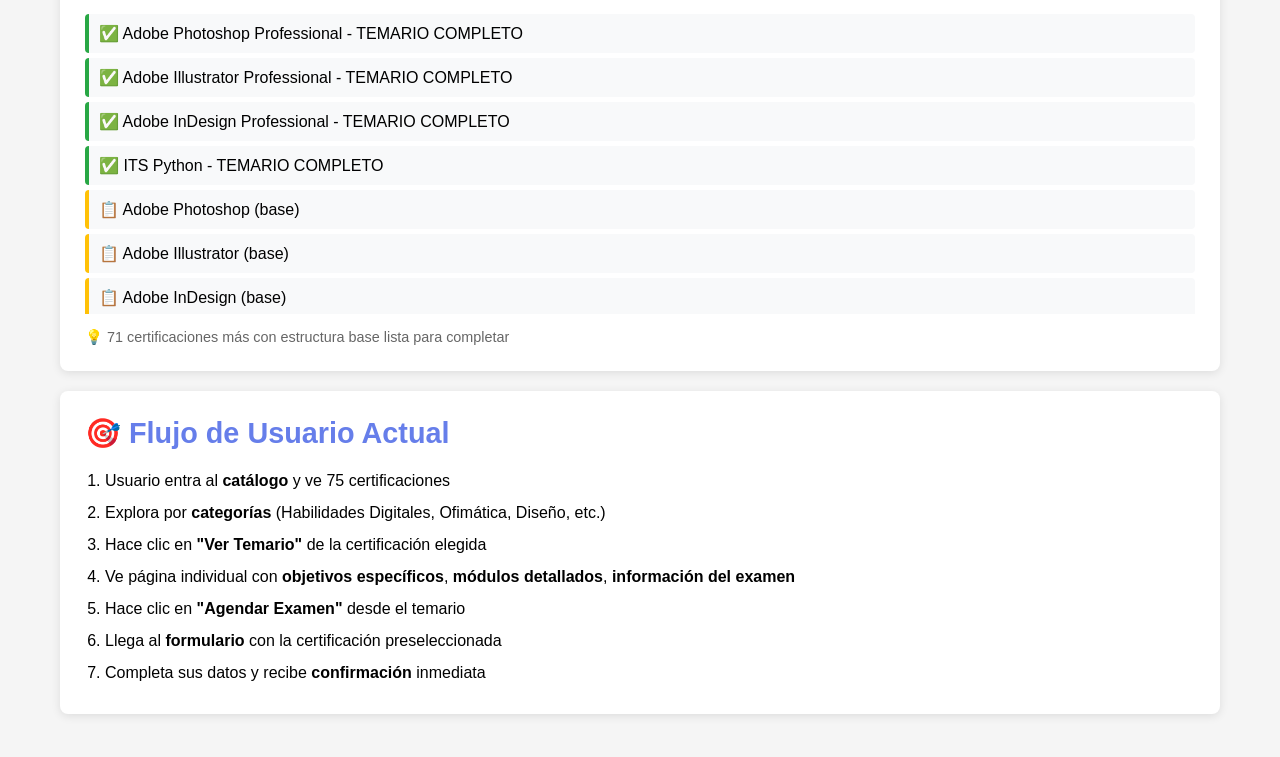
<file: DEMO-SISTEMA.html>
<!DOCTYPE html>
<html lang="es">
<head>
    <meta charset="UTF-8">
    <meta name="viewport" content="width=device-width, initial-scale=1.0">
    <title>Demo Sistema Sagomu - Vista Rápida</title>
    <style>
        * { margin: 0; padding: 0; box-sizing: border-box; }
        body { font-family: 'Segoe UI', Tahoma, Geneva, Verdana, sans-serif; background: #f5f5f5; }
        .demo-container { max-width: 1200px; margin: 0 auto; padding: 20px; }
        .header { background: linear-gradient(135deg, #667eea 0%, #764ba2 100%); color: white; padding: 30px; border-radius: 10px; margin-bottom: 30px; }
        .header h1 { font-size: 2.5rem; margin-bottom: 10px; }
        .header p { font-size: 1.1rem; opacity: 0.9; }
        .section { background: white; padding: 25px; margin-bottom: 20px; border-radius: 8px; box-shadow: 0 2px 10px rgba(0,0,0,0.1); }
        .section h2 { color: #667eea; margin-bottom: 15px; font-size: 1.8rem; }
        .stats { display: grid; grid-template-columns: repeat(auto-fit, minmax(200px, 1fr)); gap: 15px; }
        .stat-card { background: #f8f9fa; padding: 20px; border-radius: 8px; text-align: center; border-left: 4px solid #667eea; }
        .stat-card h3 { font-size: 2rem; color: #667eea; margin-bottom: 5px; }
        .stat-card p { color: #666; font-size: 0.9rem; }
        .links-grid { display: grid; grid-template-columns: repeat(auto-fit, minmax(280px, 1fr)); gap: 15px; }
        .link-card { background: linear-gradient(135deg, #667eea 0%, #764ba2 100%); color: white; padding: 20px; border-radius: 8px; text-decoration: none; display: block; transition: transform 0.3s; }
        .link-card:hover { transform: translateY(-5px); }
        .link-card h3 { margin-bottom: 10px; font-size: 1.3rem; }
        .link-card p { opacity: 0.9; font-size: 0.9rem; }
        .link-card .url { font-family: monospace; font-size: 0.85rem; opacity: 0.8; margin-top: 10px; }
        .features-list { list-style: none; }
        .features-list li { padding: 10px 15px; margin-bottom: 8px; background: #f8f9fa; border-left: 4px solid #764ba2; border-radius: 4px; }
        .features-list li:before { content: "✅ "; margin-right: 10px; }
        .tech-stack { display: flex; flex-wrap: wrap; gap: 10px; }
        .tech-item { background: #e9ecef; padding: 8px 15px; border-radius: 20px; font-size: 0.9rem; }
        .cert-list { max-height: 300px; overflow-y: auto; }
        .cert-item { padding: 10px; margin-bottom: 5px; background: #f8f9fa; border-radius: 4px; }
        .cert-item:hover { background: #e9ecef; }
        .cert-complete { border-left: 4px solid #28a745; }
        .cert-base { border-left: 4px solid #ffc107; }
    </style>
</head>
<body>
    <div class="demo-container">
        <div class="header">
            <h1>🚀 Sistema Sagomu - Demo Interactiva</h1>
            <p>Tu sistema de certificaciones completo y funcional. Explora todas las características.</p>
        </div>

        <div class="section">
            <h2>📊 Estadísticas del Sistema</h2>
            <div class="stats">
                <div class="stat-card">
                    <h3>75</h3>
                    <p>Certificaciones Totales</p>
                </div>
                <div class="stat-card">
                    <h3>4</h3>
                    <p>Temarios Completos</p>
                </div>
                <div class="stat-card">
                    <h3>14</h3>
                    <p>Categorías</p>
                </div>
                <div class="stat-card">
                    <h3>100%</h3>
                    <p>Responsive</p>
                </div>
            </div>
        </div>

        <div class="section">
            <h2>🌐 Enlaces Directos a Páginas</h2>
            <div class="links-grid">
                <a href="http://localhost:8000/certificaciones.html" class="link-card">
                    <h3>📋 Catálogo Principal</h3>
                    <p>Ver todas las 75 certificaciones organizadas por categorías</p>
                    <div class="url">certificaciones.html</div>
                </a>
                <a href="http://localhost:8000/temario.html?cert=adobe-photoshop-professional" class="link-card">
                    <h3>📚 Temario Completo</h3>
                    <p>Ver ejemplo completo con Adobe Photoshop</p>
                    <div class="url">temario.html?cert=adobe-photoshop-professional</div>
                </a>
                <a href="http://localhost:8000/agendar.html?cert=adobe-photoshop-professional" class="link-card">
                    <h3>📝 Formulario Agendar</h3>
                    <p>Sistema de agendamiento con preselección</p>
                    <div class="url">agendar.html?cert=adobe-photoshop-professional</div>
                </a>
                <a href="http://localhost:8000/temario.html?cert=adobe-illustrator-professional" class="link-card">
                    <h3>🎨 Adobe Illustrator</h3>
                    <p>Otro temario completo de ejemplo</p>
                    <div class="url">temario.html?cert=adobe-illustrator-professional</div>
                </a>
            </div>
        </div>

        <div class="section">
            <h2>✅ Características Implementadas</h2>
            <ul class="features-list">
                <li>Catálogo dinámico con 75 certificaciones</li>
                <li>Filtros por categorías funcionales</li>
                <li>Páginas individuales de temario con información detallada</li>
                <li>4 temarios completos con objetivos, módulos y porcentajes</li>
                <li>Formulario de agendamiento con validación</li>
                <li>Diseño responsive para móviles, tablets y desktop</li>
                <li>Navegación fluida con breadcrumbs</li>
                <li>URLs dinámicas y amigables</li>
                <li>Carga asíncrona de contenido JSON</li>
                <li>Confirmación visual de solicitudes</li>
            </ul>
        </div>

        <div class="section">
            <h2>🛠️ Stack Tecnológico</h2>
            <div class="tech-stack">
                <div class="tech-item">HTML5</div>
                <div class="tech-item">CSS3</div>
                <div class="tech-item">JavaScript ES6+</div>
                <div class="tech-item">JSON</div>
                <div class="tech-item">Fetch API</div>
                <div class="tech-item">Responsive Design</div>
                <div class="tech-item">Vanilla JS</div>
                <div class="tech-item">Grid CSS</div>
                <div class="tech-item">Flexbox</div>
            </div>
        </div>

        <div class="section">
            <h2>📋 Certificaciones Disponibles</h2>
            <div class="cert-list">
                <div class="cert-item cert-complete">✅ Adobe Photoshop Professional - TEMARIO COMPLETO</div>
                <div class="cert-item cert-complete">✅ Adobe Illustrator Professional - TEMARIO COMPLETO</div>
                <div class="cert-item cert-complete">✅ Adobe InDesign Professional - TEMARIO COMPLETO</div>
                <div class="cert-item cert-complete">✅ ITS Python - TEMARIO COMPLETO</div>
                <div class="cert-item cert-base">📋 Adobe Photoshop (base)</div>
                <div class="cert-item cert-base">📋 Adobe Illustrator (base)</div>
                <div class="cert-item cert-base">📋 Adobe InDesign (base)</div>
                <div class="cert-item cert-base">📋 Autodesk AutoCAD</div>
                <div class="cert-item cert-base">📋 Autodesk Revit</div>
                <div class="cert-item cert-base">📋 Autodesk 3ds Max</div>
                <div class="cert-item cert-base">📋 Cisco CCST Networking</div>
                <div class="cert-item cert-base">📋 Cisco CCST Cybersecurity</div>
                <div class="cert-item cert-base">📋 Microsoft Office Specialist - Word</div>
                <div class="cert-item cert-base">📋 Microsoft Office Specialist - Excel</div>
                <div class="cert-item cert-base">📋 Unity Certified User - Programmer</div>
                <div class="cert-item cert-base">📋 App Development Swift Associate</div>
                <div class="cert-item cert-base">📋 PMI Project Management Ready</div>
            </div>
            <p style="margin-top: 15px; color: #666; font-size: 0.9rem;">
                💡 71 certificaciones más con estructura base lista para completar
            </p>
        </div>

        <div class="section">
            <h2>🎯 Flujo de Usuario Actual</h2>
            <ol style="line-height: 2; padding-left: 20px;">
                <li>Usuario entra al <strong>catálogo</strong> y ve 75 certificaciones</li>
                <li>Explora por <strong>categorías</strong> (Habilidades Digitales, Ofimática, Diseño, etc.)</li>
                <li>Hace clic en <strong>"Ver Temario"</strong> de la certificación elegida</li>
                <li>Ve página individual con <strong>objetivos específicos</strong>, <strong>módulos detallados</strong>, <strong>información del examen</strong></li>
                <li>Hace clic en <strong>"Agendar Examen"</strong> desde el temario</li>
                <li>Llega al <strong>formulario</strong> con la certificación preseleccionada</li>
                <li>Completa sus datos y recibe <strong>confirmación</strong> inmediata</li>
            </ol>
        </div>
    </div>
</body>
</html>
</file>
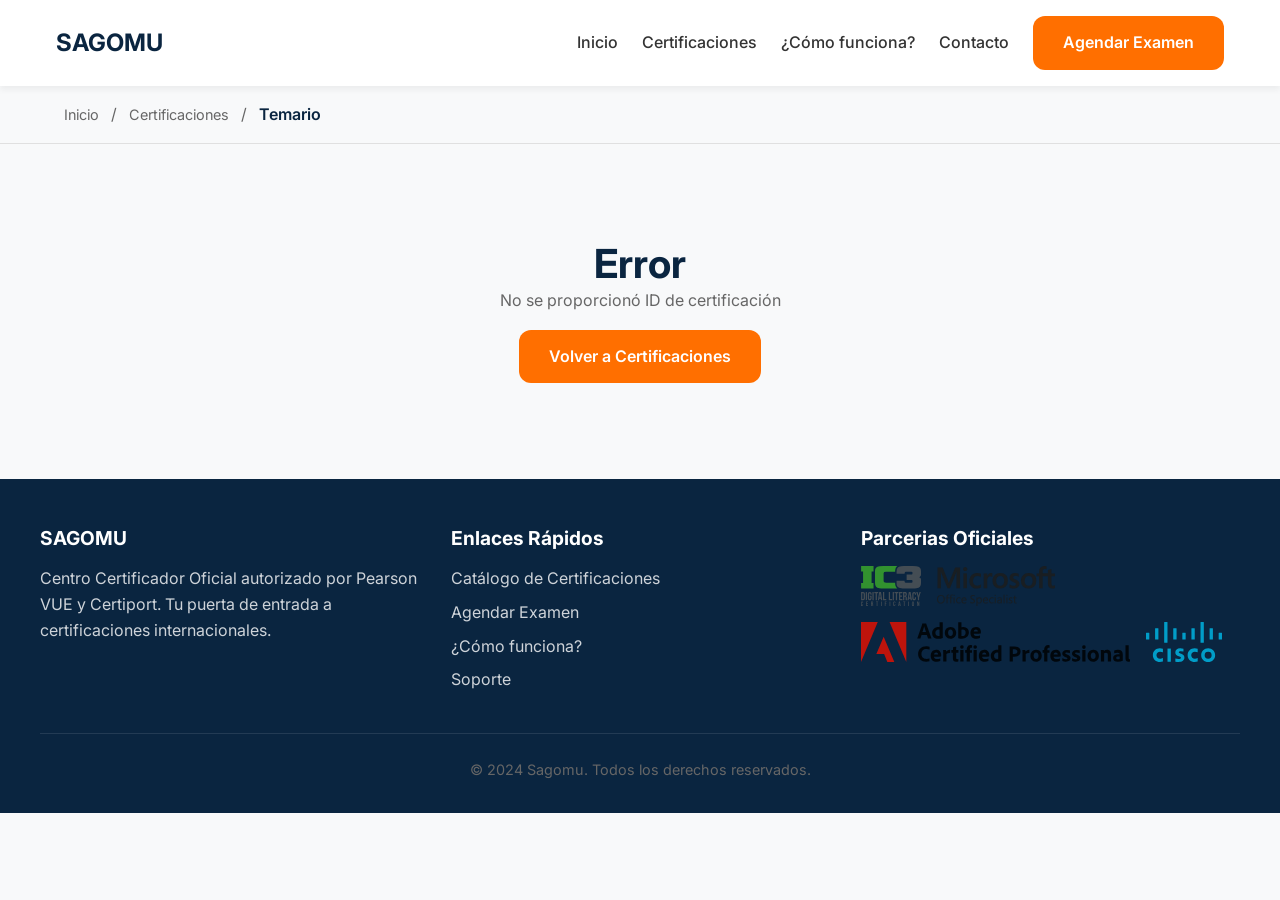
<file: temario.html>
<!DOCTYPE html>
<html lang="es">
<head>
    <meta charset="UTF-8">
    <meta name="viewport" content="width=device-width, initial-scale=1.0">
    <meta name="description" content="Temario completo - Sagomu">
    <title>Temario | Sagomu</title>

    <!-- Google Fonts -->
    <link rel="preconnect" href="https://fonts.googleapis.com">
    <link rel="preconnect" href="https://fonts.gstatic.com" crossorigin>
    <link href="https://fonts.googleapis.com/css2?family=Inter:wght@400;500;600;700&display=swap" rel="stylesheet">

    <!-- CSS -->
    <link rel="stylesheet" href="css/style.css">
    <link rel="stylesheet" href="css/temario.css">
</head>
<body>
    <!-- HEADER -->
    <header class="header">
        <div class="header-container">
            <div class="header-logo">
                SAGOMU
            </div>
            <div class="header-nav">
                <ul class="nav-links" id="navLinks">
                    <li><a href="index.html">Inicio</a></li>
                    <li><a href="certificaciones.html">Certificaciones</a></li>
                    <li><a href="index.html#como-funciona">¿Cómo funciona?</a></li>
                    <li><a href="index.html#contacto">Contacto</a></li>
                </ul>
                <a href="agendar.html" class="btn btn-primary">Agendar Examen</a>
                <div class="hamburger" id="hamburger">
                    <span></span>
                    <span></span>
                    <span></span>
                </div>
            </div>
        </div>
    </header>

    <!-- BREADCRUMBS -->
    <nav class="breadcrumbs">
        <div class="container">
            <a href="index.html">Inicio</a>
            <span class="separator">/</span>
            <a href="certificaciones.html">Certificaciones</a>
            <span class="separator">/</span>
            <span class="current" id="breadcrumb-current">Temario</span>
        </div>
    </nav>

    <!-- CONTENIDO PRINCIPAL -->
    <main class="temario-container">
        <!-- HEADER DE CERTIFICACIÓN -->
        <section class="cert-header">
            <div class="cert-logo">
                <img id="cert-logo-img" src="" alt="Logo">
            </div>
            <div class="cert-info">
                <span class="cert-category" id="cert-category">Categoría</span>
                <h1 id="cert-title">Nombre de la Certificación</h1>
                <p class="cert-brand" id="cert-brand">Marca</p>
                <p class="cert-description" id="cert-description">Descripción</p>
            </div>
            <div class="cert-action">
                <a href="agendar.html" id="btn-agendar" class="btn btn-primary btn-large">Agendar Examen</a>
            </div>
        </section>

        <!-- TEMARIO COMPLETO -->
        <section class="temario-content">
            <h2>Temario Completo</h2>

            <!-- Objetivos -->
            <div class="temario-section">
                <h3>🎯 Objetivos de la Certificación</h3>
                <ul class="objetivos-list" id="objetivos">
                    <li>Cargando objetivos...</li>
                </ul>
            </div>

            <!-- Módulos -->
            <div class="temario-section">
                <h3>📚 Módulos del Temario</h3>
                <div class="modulos-container" id="modulos">
                    <p>Cargando módulos...</p>
                </div>
            </div>

            <!-- Información de la Certificación -->
            <div class="temario-section">
                <h3>📋 Información del Examen</h3>
                <div class="exam-info">
                    <div class="info-item">
                        <span class="info-label">Número de exámenes:</span>
                        <span class="info-value" id="numeroExamenes">-</span>
                    </div>
                    <div class="info-item">
                        <span class="info-label">Duración del examen:</span>
                        <span class="info-value" id="duracionExamen">-</span>
                    </div>
                    <div class="info-item">
                        <span class="info-label">Cantidad de preguntas:</span>
                        <span class="info-value" id="preguntas">-</span>
                    </div>
                    <div class="info-item">
                        <span class="info-label">Puntuación mínima:</span>
                        <span class="info-value" id="puntuacionMinima">-</span>
                    </div>
                    <div class="info-item">
                        <span class="info-label">Costo aproximado:</span>
                        <span class="info-value" id="costo">-</span>
                    </div>
                </div>
            </div>

            <!-- Requisitos -->
            <div class="temario-section">
                <h3>✅ Requisitos Previos</h3>
                <ul class="requisitos-list" id="requisitos">
                    <li>Cargando requisitos...</li>
                </ul>
            </div>

            <!-- Duración Total -->
            <div class="temario-section">
                <h3>⏱️ Duración Total de Preparación</h3>
                <p class="duracion-total" id="duracionTotal">-</p>
            </div>
        </section>

        <!-- LLAMADA A LA ACCIÓN -->
        <section class="cta-section">
            <h2>¿Listo para obtener tu certificación?</h2>
            <p>Agenda tu examen hoy y comienza tu camino hacia la certificación internacional</p>
            <div class="cta-buttons">
                <a href="agendar.html" id="btn-agendar-cta" class="btn btn-primary btn-large">Agendar Examen Ahora</a>
                <a href="certificaciones.html" class="btn btn-outline-secondary">Ver Otras Certificaciones</a>
            </div>
        </section>
    </main>

    <!-- FOOTER -->
    <footer class="footer">
        <div class="footer-container">
            <div class="footer-grid">
                <!-- Columna 1: Logo y descripción -->
                <div class="footer-column">
                    <h3>SAGOMU</h3>
                    <p>Centro Certificador Oficial autorizado por Pearson VUE y Certiport. Tu puerta de entrada a certificaciones internacionales.</p>
                </div>

                <!-- Columna 2: Enlaces rápidos -->
                <div class="footer-column">
                    <h3>Enlaces Rápidos</h3>
                    <ul class="footer-links">
                        <li><a href="certificaciones.html">Catálogo de Certificaciones</a></li>
                        <li><a href="agendar.html">Agendar Examen</a></li>
                        <li><a href="index.html#como-funciona">¿Cómo funciona?</a></li>
                        <li><a href="index.html#soporte">Soporte</a></li>
                    </ul>
                </div>

                <!-- Columna 3: Logos oficiales -->
                <div class="footer-column">
                    <h3>Parcerias Oficiales</h3>
                    <div class="footer-logos">
                        <img src="assets/logos/ic3.svg" alt="Certiport" title="Certiport">
                        <img src="assets/logos/microsoft_office_specialist_badge.svg" alt="Microsoft" title="Microsoft">
                        <img src="assets/logos/Adobe_Certified_Professional_badge.svg" alt="Adobe" title="Adobe">
                        <img src="assets/logos/cisco.svg" alt="Cisco" title="Cisco">
                    </div>
                </div>
            </div>

            <div class="footer-bottom">
                <p>&copy; 2024 Sagomu. Todos los derechos reservados.</p>
            </div>
        </div>
    </footer>

    <!-- JavaScript -->
    <script src="js/main.js"></script>
    <script src="js/temario.js"></script>
</body>
</html>
</file>
<file: css/style.css>
/* ==========================================
   SAGOMU - Design System & Estilos Globales
   ========================================== */

/* --- Variables CSS (Design System) --- */
:root {
    /* Paleta de Colores */
    --color-primario: #0A2540;      /* Azul marino corporativo */
    --color-secundario: #1E88E5;    /* Azul brillante */
    --color-acento: #FF6F00;         /* Naranja/Ámbar - CTA */
    --color-fondo: #F8F9FA;          /* Gris muy claro */
    --color-blanco: #FFFFFF;         /* Blanco */
    --color-texto: #333333;          /* Gris oscuro */
    --color-texto-claro: #666666;   /* Gris medio */

    /* Sombras */
    --sombra-suave: 0 4px 6px rgba(0, 0, 0, 0.05);
    --sombra-hover: 0 10px 15px rgba(0, 0, 0, 0.1);

    /* Bordes */
    --borde-radio: 12px;

    /* Espaciado */
    --spacing-xs: 8px;
    --spacing-sm: 16px;
    --spacing-md: 24px;
    --spacing-lg: 32px;
    --spacing-xl: 48px;

    /* Transiciones */
    --transicion: all 0.3s ease;
}

/* --- Reset & Base --- */
* {
    margin: 0;
    padding: 0;
    box-sizing: border-box;
}

html {
    scroll-behavior: smooth;
}

body {
    font-family: 'Inter', 'Roboto', 'Segoe UI', sans-serif;
    background-color: var(--color-fondo);
    color: var(--color-texto);
    line-height: 1.6;
    font-size: 16px;
}

/* --- Tipografía --- */
h1, h2, h3, h4, h5, h6 {
    color: var(--color-primario);
    font-weight: 700;
    line-height: 1.2;
}

h1 {
    font-size: clamp(2rem, 5vw, 3rem);
}

h2 {
    font-size: clamp(1.5rem, 4vw, 2.5rem);
}

h3 {
    font-size: 1.5rem;
}

p {
    color: var(--color-texto-claro);
    margin-bottom: var(--spacing-sm);
}

a {
    text-decoration: none;
    color: var(--color-secundario);
    transition: var(--transicion);
}

a:hover {
    color: var(--color-acento);
}

/* --- Componentes UI --- */

/* Botones */
.btn {
    display: inline-block;
    padding: 12px 28px;
    border-radius: var(--borde-radio);
    font-weight: 600;
    text-align: center;
    cursor: pointer;
    transition: var(--transicion);
    border: 2px solid transparent;
    font-size: 1rem;
}

.btn-primary {
    background-color: var(--color-acento);
    color: var(--color-blanco);
}

.btn-primary:hover {
    background-color: #e65a00;
    transform: translateY(-2px);
    box-shadow: var(--sombra-hover);
}

.btn-secondary {
    background-color: var(--color-secundario);
    color: var(--color-blanco);
}

.btn-secondary:hover {
    background-color: #1565c0;
    transform: translateY(-2px);
    box-shadow: var(--sombra-hover);
}

.btn-outline {
    background-color: transparent;
    border: 2px solid var(--color-blanco);
    color: var(--color-blanco);
}

.btn-outline:hover {
    background-color: var(--color-blanco);
    color: var(--color-primario);
}

.btn-outline-secondary {
    background-color: transparent;
    border: 2px solid var(--color-secundario);
    color: var(--color-secundario);
}

.btn-outline-secondary:hover {
    background-color: var(--color-secundario);
    color: var(--color-blanco);
}

/* --- HEADER (Sticky) --- */
.header {
    position: sticky;
    top: 0;
    background-color: var(--color-blanco);
    box-shadow: var(--sombra-suave);
    z-index: 1000;
}

.header-container {
    max-width: 1200px;
    margin: 0 auto;
    padding: var(--spacing-sm);
    display: flex;
    justify-content: space-between;
    align-items: center;
}

.header-logo {
    font-size: 1.5rem;
    font-weight: 700;
    color: var(--color-primario);
}

.header-nav {
    display: flex;
    align-items: center;
    gap: var(--spacing-md);
}

.nav-links {
    display: flex;
    gap: var(--spacing-md);
    list-style: none;
}

.nav-links a {
    color: var(--color-texto);
    font-weight: 500;
}

.nav-links a:hover {
    color: var(--color-secundario);
}

/* Menú móvil (hamburger) */
.hamburger {
    display: none;
    flex-direction: column;
    gap: 4px;
    cursor: pointer;
    padding: 8px;
}

.hamburger span {
    width: 25px;
    height: 3px;
    background-color: var(--color-primario);
    border-radius: 2px;
    transition: var(--transicion);
}

/* --- HERO SECTION --- */
.hero {
    background: linear-gradient(135deg, var(--color-primario) 0%, #0d3a5c 100%);
    color: var(--color-blanco);
    padding: var(--spacing-xl) var(--spacing-sm);
    text-align: center;
}

.hero-container {
    max-width: 1200px;
    margin: 0 auto;
}

.hero h1 {
    color: var(--color-blanco);
    margin-bottom: var(--spacing-sm);
}

.hero p {
    color: rgba(255, 255, 255, 0.8);
    font-size: 1.2rem;
    max-width: 700px;
    margin: 0 auto var(--spacing-lg);
}

.hero-buttons {
    display: flex;
    gap: var(--spacing-sm);
    justify-content: center;
    flex-wrap: wrap;
}

/* --- FOOTER --- */
.footer {
    background-color: var(--color-primario);
    color: var(--color-blanco);
    padding: var(--spacing-xl) var(--spacing-sm) var(--spacing-sm);
}

.footer-container {
    max-width: 1200px;
    margin: 0 auto;
}

.footer-grid {
    display: grid;
    grid-template-columns: repeat(auto-fit, minmax(250px, 1fr));
    gap: var(--spacing-lg);
    margin-bottom: var(--spacing-lg);
}

.footer-column h3 {
    color: var(--color-blanco);
    margin-bottom: var(--spacing-sm);
    font-size: 1.2rem;
}

.footer-column p {
    color: rgba(255, 255, 255, 0.8);
}

.footer-links {
    list-style: none;
}

.footer-links li {
    margin-bottom: var(--spacing-xs);
}

.footer-links a {
    color: rgba(255, 255, 255, 0.8);
}

.footer-links a:hover {
    color: var(--color-blanco);
}

.footer-logos {
    display: flex;
    gap: var(--spacing-sm);
    flex-wrap: wrap;
}

.footer-logos img {
    height: 40px;
    opacity: 0.8;
    transition: var(--transicion);
}

.footer-logos img:hover {
    opacity: 1;
}

.footer-bottom {
    text-align: center;
    padding-top: var(--spacing-md);
    border-top: 1px solid rgba(255, 255, 255, 0.1);
    color: rgba(255, 255, 255, 0.6);
    font-size: 0.9rem;
}

/* --- PÁGINA CERTIFICACIONES --- */

/* Header de página */
.page-header {
    text-align: center;
    padding: var(--spacing-xl) var(--spacing-sm);
    background-color: var(--color-blanco);
}

.page-header h1 {
    margin-bottom: var(--spacing-xs);
}

.page-header p {
    max-width: 700px;
    margin: 0 auto;
}

/* Filtros */
.filters {
    max-width: 1200px;
    margin: var(--spacing-lg) auto var(--spacing-md);
    padding: 0 var(--spacing-sm);
    display: flex;
    gap: var(--spacing-sm);
    justify-content: center;
    flex-wrap: wrap;
}

.filter-btn {
    padding: 10px 20px;
    border-radius: 50px;
    border: 2px solid #e0e0e0;
    background-color: var(--color-blanco);
    color: var(--color-texto-claro);
    font-weight: 500;
    cursor: pointer;
    transition: var(--transicion);
}

.filter-btn:hover {
    border-color: var(--color-secundario);
    color: var(--color-secundario);
}

.filter-btn.active {
    background-color: var(--color-secundario);
    border-color: var(--color-secundario);
    color: var(--color-blanco);
}

/* Contenedor del catálogo */
.catalogo-container {
    max-width: 1200px;
    margin: 0 auto;
    padding: 0 var(--spacing-sm) var(--spacing-xl);
}

.catalogo-grid {
    display: grid;
    grid-template-columns: repeat(1, 1fr);
    gap: var(--spacing-md);
    align-items: stretch;
}

/* Tarjeta de certificación */
.cert-card {
    background-color: var(--color-blanco);
    border: 1px solid #e0e0e0;
    border-radius: var(--borde-radio);
    padding: var(--spacing-md);
    transition: var(--transicion);
    display: flex;
    flex-direction: column;
    height: 100%;
}

.cert-card:hover {
    box-shadow: var(--sombra-hover);
    transform: translateY(-5px);
}

.cert-image {
    text-align: center;
    margin-bottom: var(--spacing-sm);
    min-height: 100px;
    display: flex;
    align-items: center;
    justify-content: center;
}

.cert-image img {
    max-height: 80px;
    max-width: 100%;
    width: auto;
    height: auto;
    object-fit: contain;
}

.cert-category {
    display: inline-block;
    background-color: var(--color-fondo);
    color: var(--color-secundario);
    padding: 4px 12px;
    border-radius: 4px;
    font-size: 0.85rem;
    font-weight: 600;
    margin-bottom: var(--spacing-xs);
}

.cert-title {
    color: var(--color-primario);
    margin-bottom: var(--spacing-xs);
    font-size: 1.2rem;
    min-height: 2.8rem;
    line-height: 1.4;
}

.cert-description {
    color: var(--color-texto-claro);
    font-size: 0.95rem;
    line-height: 1.5;
    margin-bottom: var(--spacing-md);
    display: -webkit-box;
    -webkit-line-clamp: 3;
    -webkit-box-orient: vertical;
    overflow: hidden;
    flex-grow: 1;
}

.cert-brand {
    display: inline-block;
    font-size: 0.85rem;
    color: var(--color-texto-claro);
    margin-bottom: var(--spacing-sm);
    font-weight: 500;
}

.cert-buttons {
    display: flex;
    gap: var(--spacing-sm);
    margin-top: auto;
}

.cert-buttons .btn {
    flex: 1;
    padding: 10px 16px;
    font-size: 0.9rem;
}

/* Mensaje de error */
.error-message {
    text-align: center;
    padding: var(--spacing-xl);
    color: var(--color-texto-claro);
}

/* --- RESPONSIVE DESIGN --- */

/* Tablet */
@media (min-width: 768px) {
    .catalogo-grid {
        grid-template-columns: repeat(2, 1fr);
        align-items: stretch;
    }
}

/* Desktop */
@media (min-width: 1024px) {
    .nav-links {
        display: flex;
    }

    .hamburger {
        display: none;
    }

    .catalogo-grid {
        grid-template-columns: repeat(3, 1fr);
        align-items: stretch;
    }
}

/* Desktop grande */
@media (min-width: 1280px) {
    .catalogo-grid {
        grid-template-columns: repeat(4, 1fr);
        align-items: stretch;
    }
}

/* Móvil */
@media (max-width: 1023px) {
    .hamburger {
        display: flex;
    }

    .nav-links {
        display: none;
        position: absolute;
        top: 100%;
        left: 0;
        right: 0;
        background-color: var(--color-blanco);
        flex-direction: column;
        padding: var(--spacing-md);
        box-shadow: var(--sombra-suave);
    }

    .nav-links.active {
        display: flex;
    }

    .header-nav {
        position: relative;
    }
}

/* Utilidades */
.container {
    max-width: 1200px;
    margin: 0 auto;
    padding: 0 var(--spacing-sm);
}

.text-center {
    text-align: center;
}

.hidden {
    display: none;
}
</file>
<file: css/temario.css>
/**
 * Estilos para páginas de temario individual - Sagomu
 */

/* Breadcrumbs */
.breadcrumbs {
    background-color: var(--color-fondo);
    padding: var(--spacing-sm) 0;
    border-bottom: 1px solid #e0e0e0;
}

.breadcrumbs .container {
    max-width: 1200px;
    margin: 0 auto;
    padding: 0 var(--spacing-md);
}

.breadcrumbs a {
    color: var(--color-texto-claro);
    text-decoration: none;
    font-size: 0.9rem;
}

.breadcrumbs a:hover {
    color: var(--color-primario);
}

.breadcrumbs .separator {
    margin: 0 var(--spacing-xs);
    color: var(--color-texto-claro);
}

.breadcrumbs .current {
    color: var(--color-primario);
    font-weight: 600;
}

/* Contenedor principal */
.temario-container {
    max-width: 1200px;
    margin: 0 auto;
    padding: var(--spacing-xl) var(--spacing-md);
}

/* Header de certificación */
.cert-header {
    display: grid;
    grid-template-columns: 150px 1fr auto;
    gap: var(--spacing-lg);
    align-items: center;
    background: linear-gradient(135deg, var(--color-primario), var(--color-secundario));
    color: white;
    padding: var(--spacing-xl);
    border-radius: var(--borde-radio);
    margin-bottom: var(--spacing-xl);
    box-shadow: var(--sombra-hover);
}

.cert-logo img {
    max-width: 120px;
    height: auto;
    filter: brightness(0) invert(1);
}

.cert-info h1 {
    color: white;
    font-size: 2rem;
    margin-bottom: var(--spacing-sm);
}

.cert-info .cert-category {
    background: rgba(255, 255, 255, 0.2);
    color: white;
    padding: 4px 12px;
    border-radius: 4px;
    font-size: 0.85rem;
    font-weight: 600;
    display: inline-block;
    margin-bottom: var(--spacing-sm);
}

.cert-info .cert-brand {
    color: rgba(255, 255, 255, 0.9);
    font-size: 1.1rem;
    font-weight: 600;
    margin-bottom: var(--spacing-sm);
}

.cert-info .cert-description {
    color: rgba(255, 255, 255, 0.9);
    font-size: 1rem;
    line-height: 1.6;
}

.cert-action .btn-large {
    padding: var(--spacing-md) var(--spacing-lg);
    font-size: 1.1rem;
    background: white;
    color: var(--color-primario);
}

/* Secciones de temario */
.temario-content {
    background: white;
    border-radius: var(--borde-radio);
    padding: var(--spacing-xl);
    box-shadow: var(--sombra-suave);
}

.temario-content h2 {
    color: var(--color-primario);
    font-size: 1.8rem;
    margin-bottom: var(--spacing-lg);
    padding-bottom: var(--spacing-sm);
    border-bottom: 2px solid var(--color-fondo);
}

.temario-section {
    margin-bottom: var(--spacing-xl);
}

.temario-section h3 {
    color: var(--color-secundario);
    font-size: 1.4rem;
    margin-bottom: var(--spacing-md);
}

/* Listas de objetivos */
.objetivos-list {
    list-style: none;
    padding: 0;
}

.objetivos-list li {
    padding: var(--spacing-sm) var(--spacing-md);
    margin-bottom: var(--spacing-sm);
    background: var(--color-fondo);
    border-left: 4px solid var(--color-primario);
    border-radius: 4px;
}

.objetivos-list li:before {
    content: "✓ ";
    color: var(--color-primario);
    font-weight: bold;
    margin-right: var(--spacing-xs);
}

/* Módulos */
.modulos-container {
    display: flex;
    flex-direction: column;
    gap: var(--spacing-md);
}

.modulo {
    background: var(--color-fondo);
    border: 1px solid #e0e0e0;
    border-radius: 8px;
    padding: var(--spacing-md);
    transition: var(--transicion);
}

.modulo:hover {
    box-shadow: var(--sombra-hover);
    transform: translateY(-2px);
}

.modulo h4 {
    color: var(--color-primario);
    font-size: 1.2rem;
    margin-bottom: var(--spacing-sm);
    display: flex;
    align-items: center;
    justify-content: space-between;
}

.modulo-duracion {
    font-size: 0.9rem;
    color: var(--color-texto-claro);
    font-weight: 500;
}

.modulo-temas {
    list-style: none;
    padding: 0;
    margin-top: var(--spacing-sm);
}

.modulo-temas li {
    padding: var(--spacing-xs) var(--spacing-sm);
    margin-bottom: var(--spacing-xs);
    border-left: 2px solid var(--color-secundario);
    background: white;
}

.modulo-temas li:before {
    content: "• ";
    color: var(--color-secundario);
    font-weight: bold;
    margin-right: var(--spacing-xs);
}

/* Información del examen */
.exam-info {
    display: grid;
    grid-template-columns: repeat(auto-fit, minmax(250px, 1fr));
    gap: var(--spacing-md);
}

.info-item {
    display: flex;
    flex-direction: column;
    padding: var(--spacing-md);
    background: var(--color-fondo);
    border-radius: 8px;
    border-left: 4px solid var(--color-secundario);
}

.info-label {
    font-size: 0.9rem;
    color: var(--color-texto-claro);
    margin-bottom: var(--spacing-xs);
}

.info-value {
    font-size: 1.1rem;
    font-weight: 600;
    color: var(--color-primario);
}

/* Requisitos */
.requisitos-list {
    list-style: none;
    padding: 0;
}

.requisitos-list li {
    padding: var(--spacing-sm) var(--spacing-md);
    margin-bottom: var(--spacing-sm);
    background: var(--color-fondo);
    border-left: 4px solid var(--color-secundario);
    border-radius: 4px;
}

.requisitos-list li:before {
    content: "✓ ";
    color: var(--color-secundario);
    font-weight: bold;
    margin-right: var(--spacing-xs);
}

/* Duración total */
.duracion-total {
    font-size: 1.3rem;
    font-weight: 600;
    color: var(--color-primario);
    padding: var(--spacing-md);
    background: var(--color-fondo);
    border-radius: 8px;
    text-align: center;
}

/* CTA Section */
.cta-section {
    text-align: center;
    padding: var(--spacing-xl) 0;
    margin-top: var(--spacing-xl);
}

.cta-section h2 {
    color: var(--color-primario);
    font-size: 2rem;
    margin-bottom: var(--spacing-md);
}

.cta-section p {
    color: var(--color-texto);
    font-size: 1.1rem;
    margin-bottom: var(--spacing-lg);
    max-width: 600px;
    margin-left: auto;
    margin-right: auto;
}

.cta-buttons {
    display: flex;
    gap: var(--spacing-md);
    justify-content: center;
    flex-wrap: wrap;
}

/* Responsive */
@media (max-width: 768px) {
    .cert-header {
        grid-template-columns: 1fr;
        text-align: center;
    }

    .cert-logo {
        text-align: center;
    }

    .cert-action {
        text-align: center;
    }

    .exam-info {
        grid-template-columns: 1fr;
    }

    .cta-buttons {
        flex-direction: column;
    }

    .cta-buttons .btn {
        width: 100%;
    }
}
</file>
